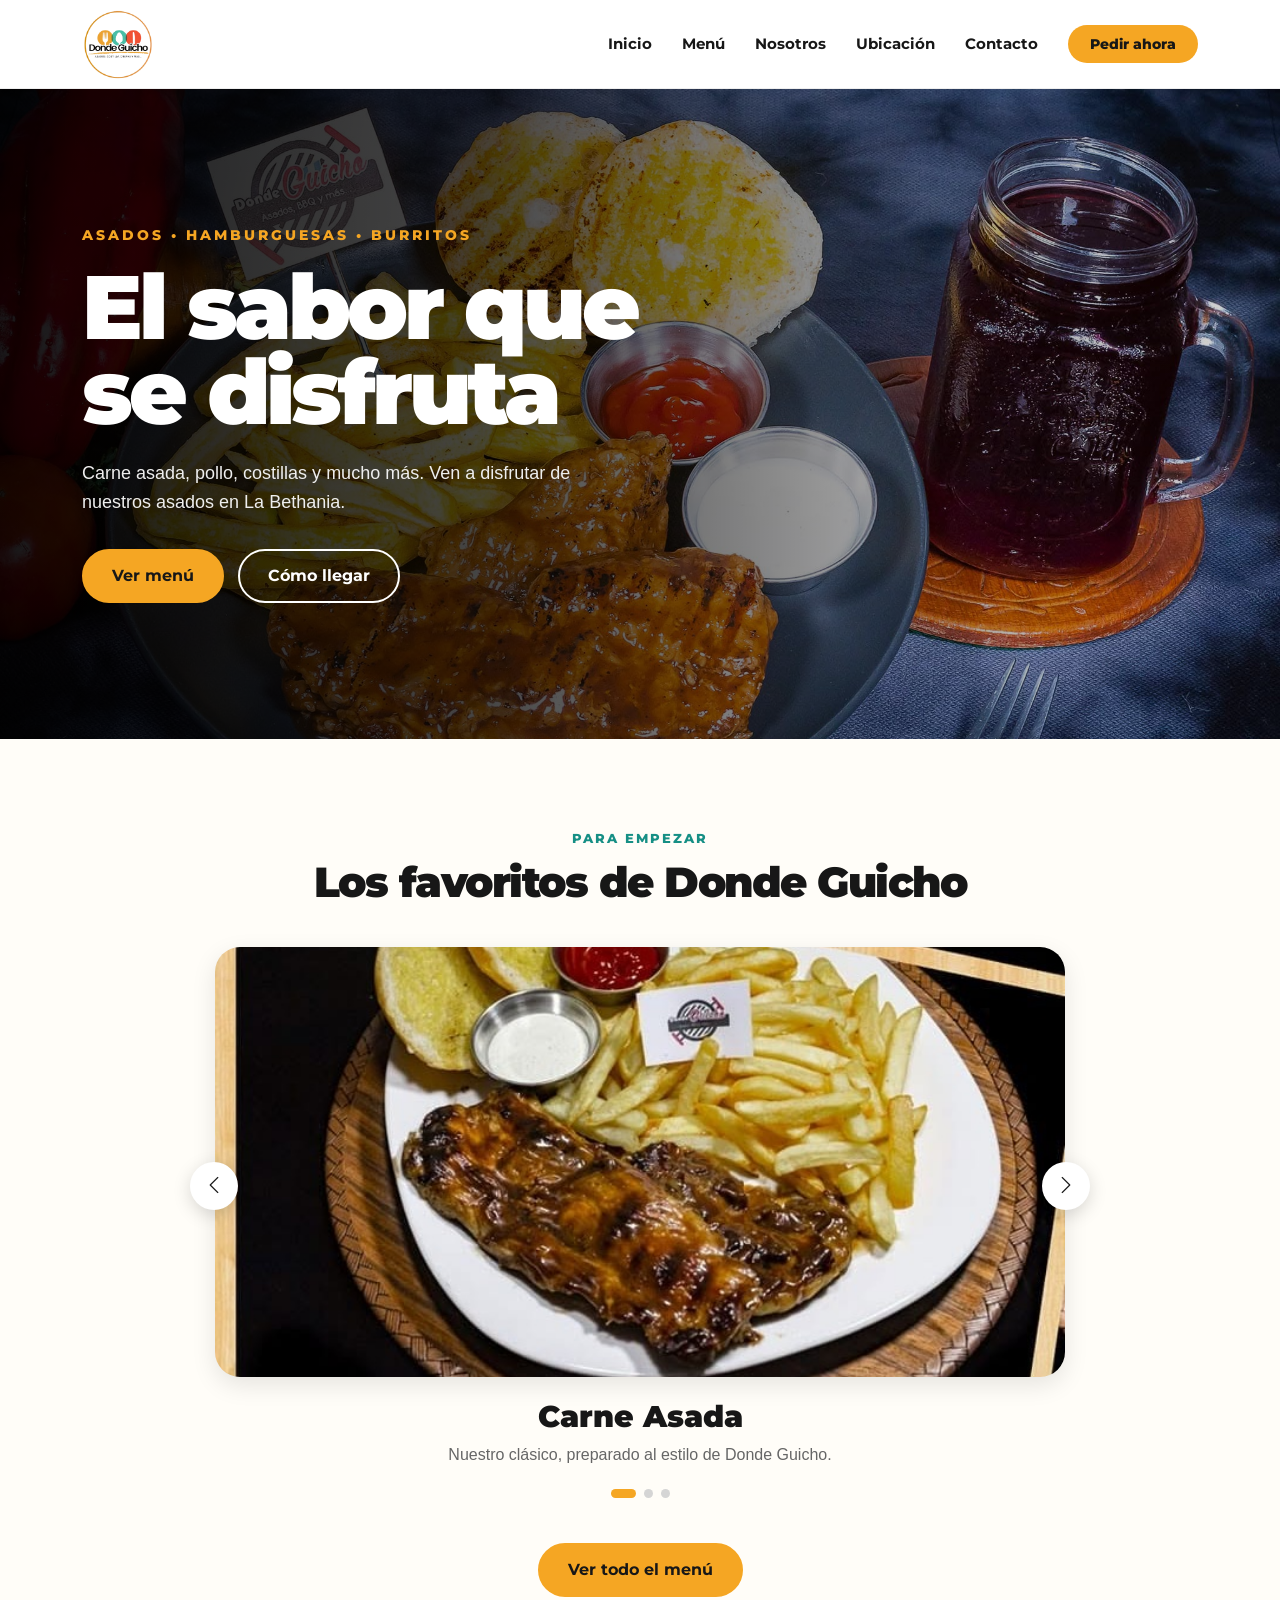
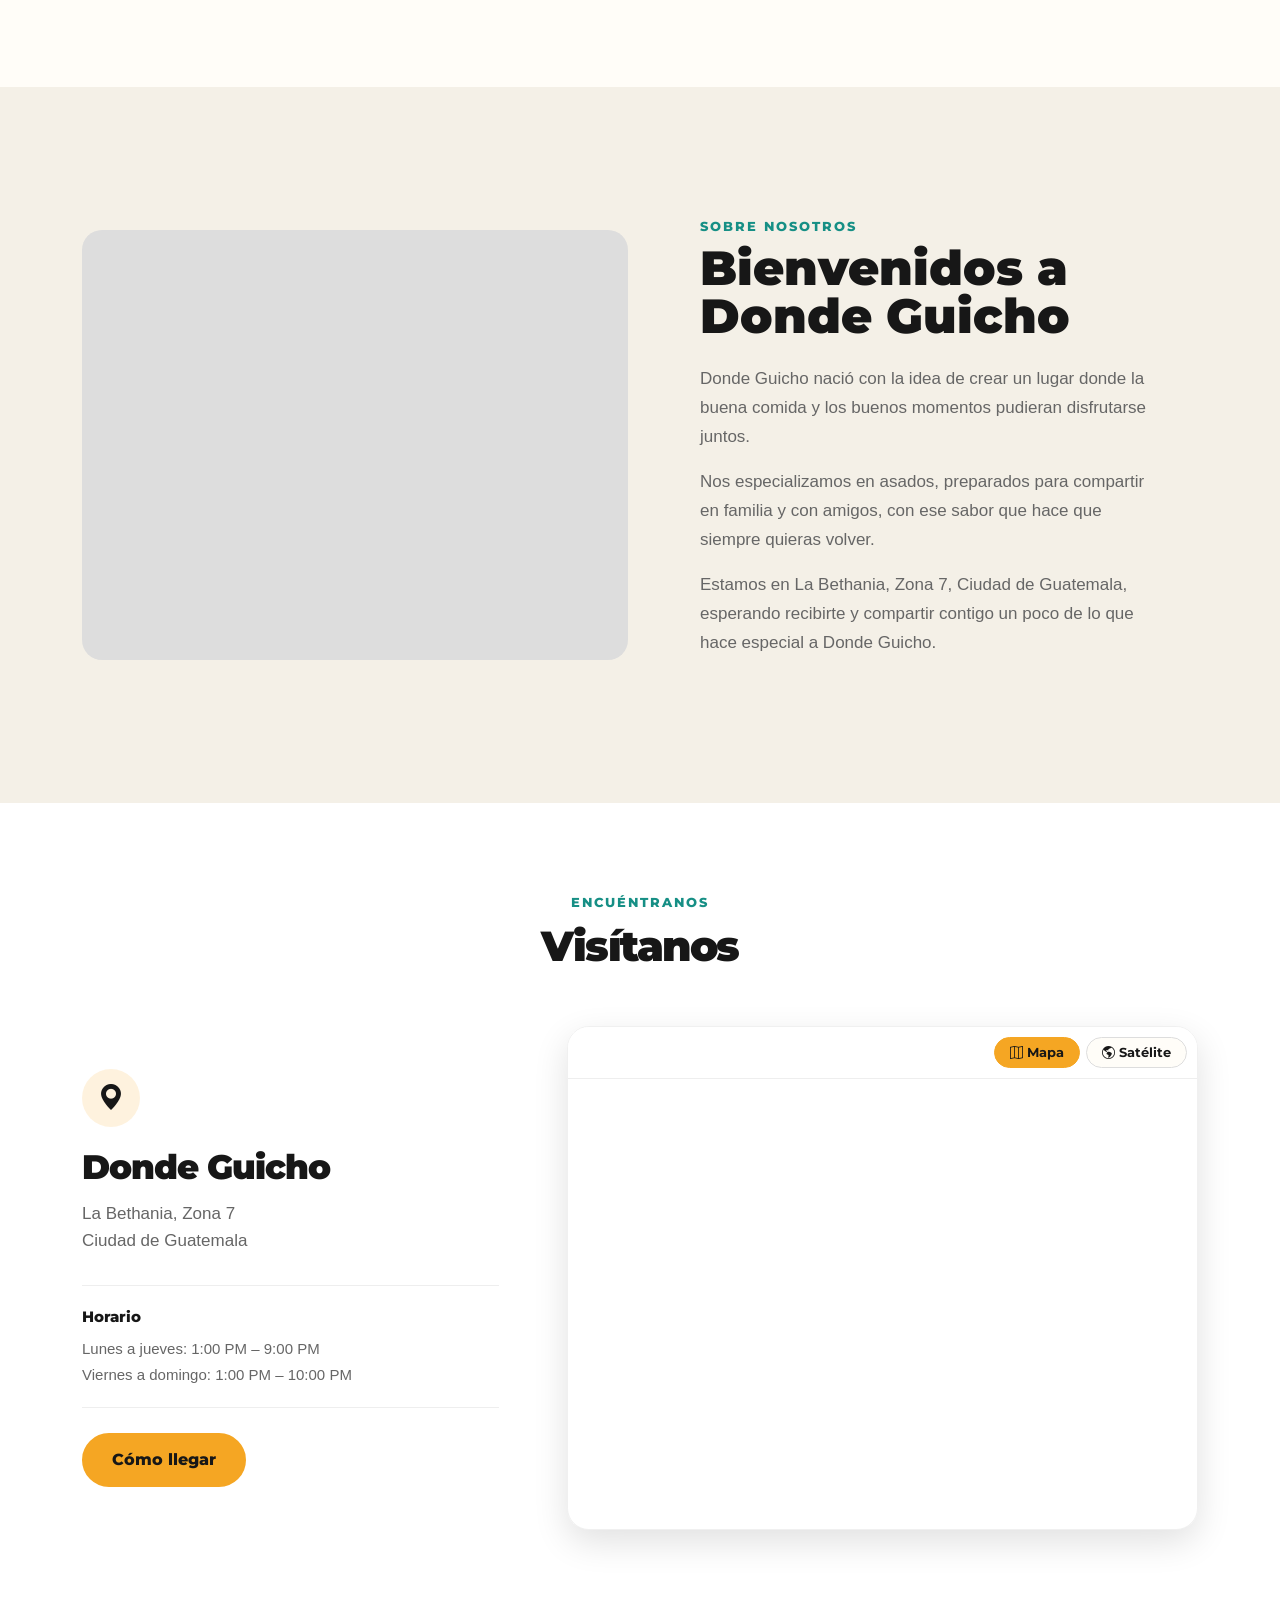
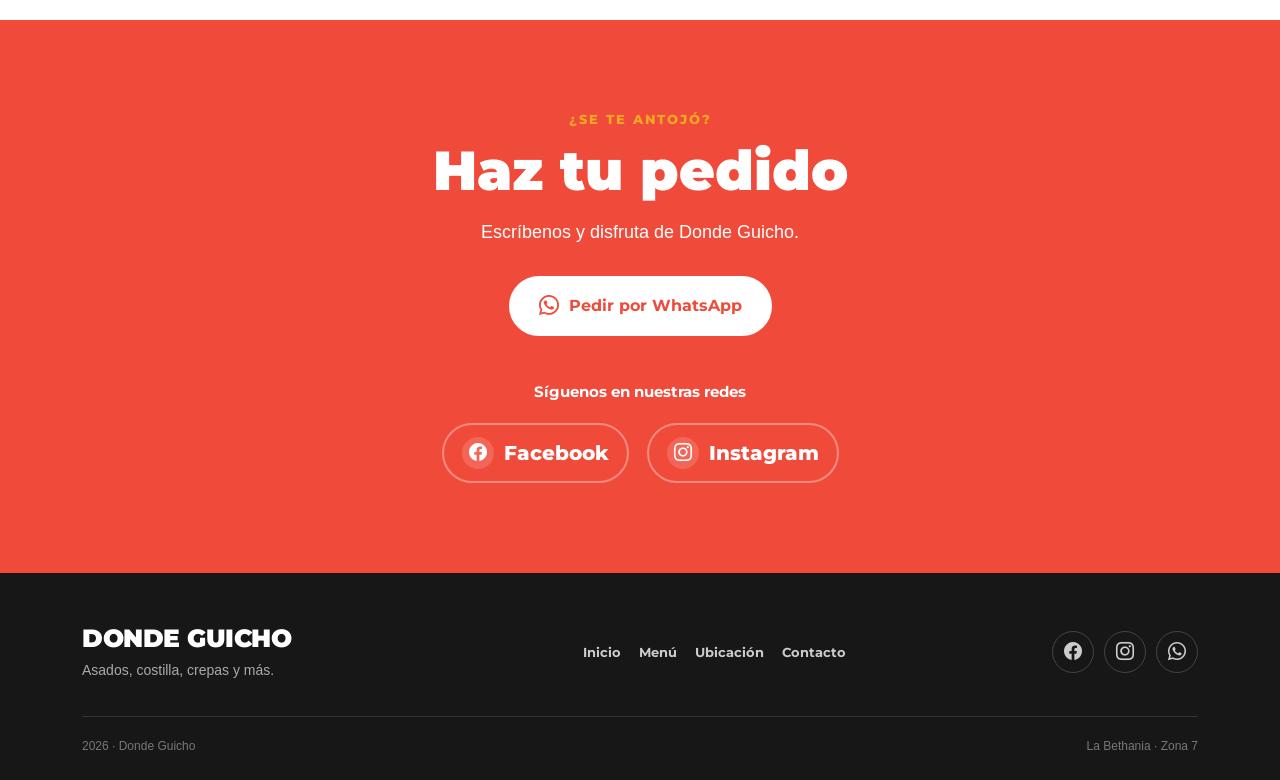
<file: index.html>
<!DOCTYPE html>
<html lang="es">

<head>
    <meta charset="UTF-8">
    <meta name="viewport" content="width=device-width, initial-scale=1.0">

    <title>Donde Guicho | Asados</title>
    <meta name="description"
        content="Carne asada, pollo asado, costillas, hamburguesas, burritos y más en La Bethania, Zona 7, Ciudad de Guatemala.">
    <meta name="theme-color" content="#F5A623">

    <!-- ÍCONO DE LA PESTAÑA -->
    <link rel="icon" type="image/png" href="images/logo_circuloblanco.png">
    <link rel="apple-touch-icon" href="images/logo.png">

    <!-- VISTA PREVIA AL COMPARTIR (WhatsApp, Facebook) -->
    <meta property="og:type" content="website">
    <meta property="og:locale" content="es_LA">
    <meta property="og:site_name" content="Donde Guicho">
    <meta property="og:title" content="Donde Guicho | Asados en La Bethania">
    <meta property="og:description"
        content="Carne asada, pollo asado, costillas, hamburguesas y más. Ven a disfrutar de nuestros asados en La Bethania, Zona 7.">
    <meta property="og:url" content="https://mayen19.github.io/DondeGuicho/">
    <meta property="og:image" content="https://mayen19.github.io/DondeGuicho/images/logo.png">
    <!-- Al publicar la página se agregan aquí og:url y og:image con la dirección real del sitio -->

    <link href="https://cdn.jsdelivr.net/npm/bootstrap@5.3.8/dist/css/bootstrap.min.css" rel="stylesheet">
    <link href="https://fonts.googleapis.com/css2?family=Montserrat:wght@400;500;600;700;800;900&display=swap"
        rel="stylesheet">
    <link rel="stylesheet" href="https://cdn.jsdelivr.net/npm/bootstrap-icons@1.13.1/font/bootstrap-icons.min.css">
    <link rel="stylesheet" href="css/style.css">
    <link rel="stylesheet" href="css/efectos.css">
</head>

<body>

    <!-- NAVBAR -->
    <nav class="navbar navbar-expand-lg">
        <div class="container">

            <a href="index.html" class="navbar-brand">
                <img src="images/logo.png" alt="Donde Guicho">
            </a>

            <!-- ACCIONES MÓVILES -->
            <div class="navbar-mobile-actions">
                
                <a href="https://wa.me/50243022282?text=Hola%20Donde%20Guicho%2C%20quiero%20hacer%20un%20pedido."
                    target="_blank" rel="noopener" class="btn-pedir">
                    Pedir ahora
                </a>

                <button class="navbar-toggler" type="button" data-bs-toggle="collapse" data-bs-target="#menuPrincipal"
                    aria-controls="menuPrincipal" aria-expanded="false" aria-label="Abrir menú">

                    <span class="navbar-toggler-icon"></span>

                </button>

            </div>


            <!-- MENÚ -->
            <div class="collapse navbar-collapse" id="menuPrincipal">

                <div class="navbar-links ms-auto">

                    <a href="index.html">Inicio</a>

                    <a href="menu.html">Menú</a>

                    <a href="#nosotros">Nosotros</a>

                    <a href="#ubicacion">Ubicación</a>

                    <a href="#contacto">Contacto</a>

                    <a href="https://wa.me/50243022282?text=Hola%20Donde%20Guicho%2C%20quiero%20hacer%20un%20pedido."
                        target="_blank" rel="noopener" class="btn-pedir pedir-desktop">
                        Pedir ahora
                    </a>

                </div>

            </div>

        </div>
    </nav>


    <!-- HERO -->
    <section id="inicio" class="hero">

        <div class="container">

            <div class="hero-content">

                <p class="hero-subtitle">
                    ASADOS • HAMBURGUESAS • BURRITOS
                </p>

                <h1>
                    El sabor que<br>
                    se disfruta
                </h1>

                <p class="hero-description">
                    Carne asada, pollo, costillas y mucho más.
                    Ven a disfrutar de nuestros asados en La Bethania.
                </p>

                <div class="hero-buttons">

                    <a href="menu.html" class="btn btn-primary">
                        Ver menú
                    </a>

                    <a href="#ubicacion" class="btn btn-outline-light">
                        Cómo llegar
                    </a>

                </div>

            </div>

        </div>

    </section>


    <!-- DESTACADOS -->
    <section class="destacados">

        <div class="container">

            <div class="section-title">

                <p>PARA EMPEZAR</p>

                <h2>
                    Los favoritos de Donde Guicho
                </h2>

            </div>


            <!-- CARRUSEL -->
            <div class="destacados-carrusel">

                <div class="carrusel-fotos">

                    <div class="carrusel-foto activa">
                        <div class="producto-imagen carne"></div>

                        <div class="carrusel-info">

                            <h3>
                                Carne Asada
                            </h3>

                            <p>
                                Nuestro clásico, preparado al estilo de Donde Guicho.
                            </p>

                        </div>
                    </div>


                    <div class="carrusel-foto">
                        <div class="producto-imagen hamburguesa"></div>

                        <div class="carrusel-info">

                            <h3>
                                Hamburguesas
                            </h3>

                            <p>
                                Una hamburguesa hecha para disfrutarla hasta el último bocado.
                            </p>

                        </div>
                    </div>


                    <div class="carrusel-foto">
                        <div class="producto-imagen pollo"></div>

                        <div class="carrusel-info">

                            <h3>
                                Pollo Asado
                            </h3>

                            <p>
                                Sabor, buena porción y ese toque especial de la casa.
                            </p>

                        </div>
                    </div>

                </div>


                <!-- FLECHAS -->
                <button type="button" class="carrusel-flecha carrusel-anterior">
                    <i class="bi bi-chevron-left"></i>
                </button>

                <button type="button" class="carrusel-flecha carrusel-siguiente">
                    <i class="bi bi-chevron-right"></i>
                </button>


                <!-- INDICADORES -->
                <div class="carrusel-indicadores">

                    <button type="button" class="indicador activo"></button>
                    <button type="button" class="indicador"></button>
                    <button type="button" class="indicador"></button>

                </div>

            </div>


            <div class="text-center">

                <a href="menu.html" class="btn btn-primary">
                    Ver todo el menú
                </a>

            </div>

        </div>

    </section>

    <!-- NOSOTROS -->
    <section id="nosotros" class="nosotros">

        <div class="container">

            <div class="row align-items-center">

                <div class="col-md-6">

                    <div class="nosotros-imagen"></div>

                </div>


                <div class="col-md-6">

                    <p class="section-label">
                        SOBRE NOSOTROS
                    </p>

                    <h2>
                        Bienvenidos a<br>
                        Donde Guicho
                    </h2>

                    <p>
                        Donde Guicho nació con la idea de crear un lugar
                        donde la buena comida y los buenos momentos
                        pudieran disfrutarse juntos.
                    </p>

                    <p>
                        Nos especializamos en asados, preparados para
                        compartir en familia y con amigos, con ese sabor
                        que hace que siempre quieras volver.
                    </p>

                    <p>
                        Estamos en La Bethania, Zona 7, Ciudad de Guatemala,
                        esperando recibirte y compartir contigo un poco
                        de lo que hace especial a Donde Guicho.
                    </p>

                </div>
            </div>

        </div>

    </section>


    <!-- =========================
                UBICACIÓN
    ========================= -->

    <section class="ubicacion" id="ubicacion">
        <div class="container">

            <div class="section-title">
                <p>ENCUÉNTRANOS</p>
                <h2>Visítanos</h2>
            </div>

            <div class="row align-items-center g-5">

                <!-- INFORMACIÓN -->
                <div class="col-lg-5">

                    <div class="ubicacion-info">

                        <span class="ubicacion-icono">
                            <i class="bi bi-geo-alt-fill"></i>
                        </span>

                        <h3>Donde Guicho</h3>

                        <p class="ubicacion-direccion">
                            La Bethania, Zona 7<br>
                            Ciudad de Guatemala
                        </p>

                        <div class="ubicacion-dato">
                            <strong>Horario</strong>
                            <p>
                                Lunes a jueves: 1:00 PM – 9:00 PM<br>
                                Viernes a domingo: 1:00 PM – 10:00 PM
                            </p>
                        </div>

                        <a href="https://share.google/nMXuHJMTGlJ88zJfP" target="_blank" class="btn btn-primary">
                            Cómo llegar
                        </a>

                    </div>

                </div>


                <!-- MAPA -->
                <div class="col-lg-7">

                    <div class="ubicacion-mapa">

                        <div class="mapa-controles">
                            <button type="button" class="mapa-btn activo" data-tipo="mapa">
                                <i class="bi bi-map"></i>
                                Mapa
                            </button>

                            <button type="button" class="mapa-btn" data-tipo="satelite">
                                <i class="bi bi-globe-americas"></i>
                                Satélite
                            </button>
                        </div>

                        <iframe id="mapa-donde-guicho"
                            src="https://www.google.com/maps/embed?pb=!1m18!1m12!1m3!1d3860.1417980106785!2d-90.53671312472795!3d14.647891075916741!2m3!1f0!2f0!3f0!3m2!1i1024!2i768!4f13.1!3m3!1m2!1s0x8589a185eeaab4df%3A0x3f180b2bde2a440c!2sDonde%20Guicho!5e0!3m2!1ses-419!2sgt!4v1790267019044!5m2!1ses-419!2sgt"
                            width="100%" height="450" style="border:0;" allowfullscreen="" loading="lazy"
                            referrerpolicy="strict-origin-when-cross-origin">
                        </iframe>

                    </div>

                </div>

            </div>
    </section>

    <!-- CONTACTO -->
    <section id="contacto" class="contacto">

        <div class="container text-center">

            <p class="section-label">
                ¿SE TE ANTOJÓ?
            </p>

            <h2>
                Haz tu pedido
            </h2>

            <p>
                Escríbenos y disfruta de Donde Guicho.
            </p>


            <!-- WHATSAPP -->

            <a href="https://wa.me/50243022282?text=Hola%20Donde%20Guicho%2C%20quiero%20hacer%20un%20pedido."
                target="_blank" rel="noopener" class="btn btn-primary contacto-whatsapp">

                <i class="bi bi-whatsapp"></i>

                Pedir por WhatsApp

            </a>


            <!-- REDES SOCIALES -->

            <div class="redes">

                <p class="redes-titulo">
                    Síguenos en nuestras redes
                </p>


                <div class="redes-iconos">

                    <!-- FACEBOOK -->

                    <a href="https://www.facebook.com/DondeGuichoz7" target="_blank" rel="noopener" class="red-social">

                        <span class="red-social-icono">
                            <i class="bi bi-facebook"></i>
                        </span>

                        <span>
                            Facebook
                        </span>

                    </a>


                    <!-- INSTAGRAM -->

                    <a href="https://www.instagram.com/dondeguicho/" target="_blank" rel="noopener" class="red-social">

                        <span class="red-social-icono">
                            <i class="bi bi-instagram"></i>
                        </span>

                        <span>
                            Instagram
                        </span>

                    </a>

                </div>

            </div>

        </div>

    </section>

    <!-- FOOTER -->
    <footer>

        <div class="container">

            <div class="footer-contenido">

                <!-- INFORMACIÓN -->

                <div class="footer-marca">

                    <h3>
                        DONDE GUICHO
                    </h3>

                    <p>
                        Asados, costilla, crepas y más.
                    </p>

                </div>


                <!-- ENLACES -->

                <div class="footer-enlaces">

                    <a href="index.html">
                        Inicio
                    </a>

                    <a href="menu.html">
                        Menú
                    </a>

                    <a href="#ubicacion">
                        Ubicación
                    </a>

                    <a href="#contacto">
                        Contacto
                    </a>

                </div>


                <!-- REDES -->

                <div class="footer-redes">

                    <a href="https://www.facebook.com/DondeGuichoz7" target="_blank" rel="noopener"
                        aria-label="Facebook">

                        <i class="bi bi-facebook"></i>

                    </a>

                    <a href="https://www.instagram.com/dondeguicho/" target="_blank" rel="noopener"
                        aria-label="Instagram">

                        <i class="bi bi-instagram"></i>

                    </a>

                    <a href="https://wa.me/50243022282" target="_blank" rel="noopener" aria-label="WhatsApp">

                        <i class="bi bi-whatsapp"></i>

                    </a>

                </div>

            </div>


            <div class="footer-linea"></div>


            <div class="footer-inferior">

                <p>
                    2026 · Donde Guicho
                </p>

                <p>
                    La Bethania · Zona 7
                </p>

            </div>

        </div>

    </footer>
    </footer>


    <!-- BOOTSTRAP -->
    <script src="https://cdn.jsdelivr.net/npm/bootstrap@5.3.8/dist/js/bootstrap.bundle.min.js"></script>

    <script src="js/script.js"></script>
    <script src="js/efectos.js"></script>

</body>

</html>
</file>
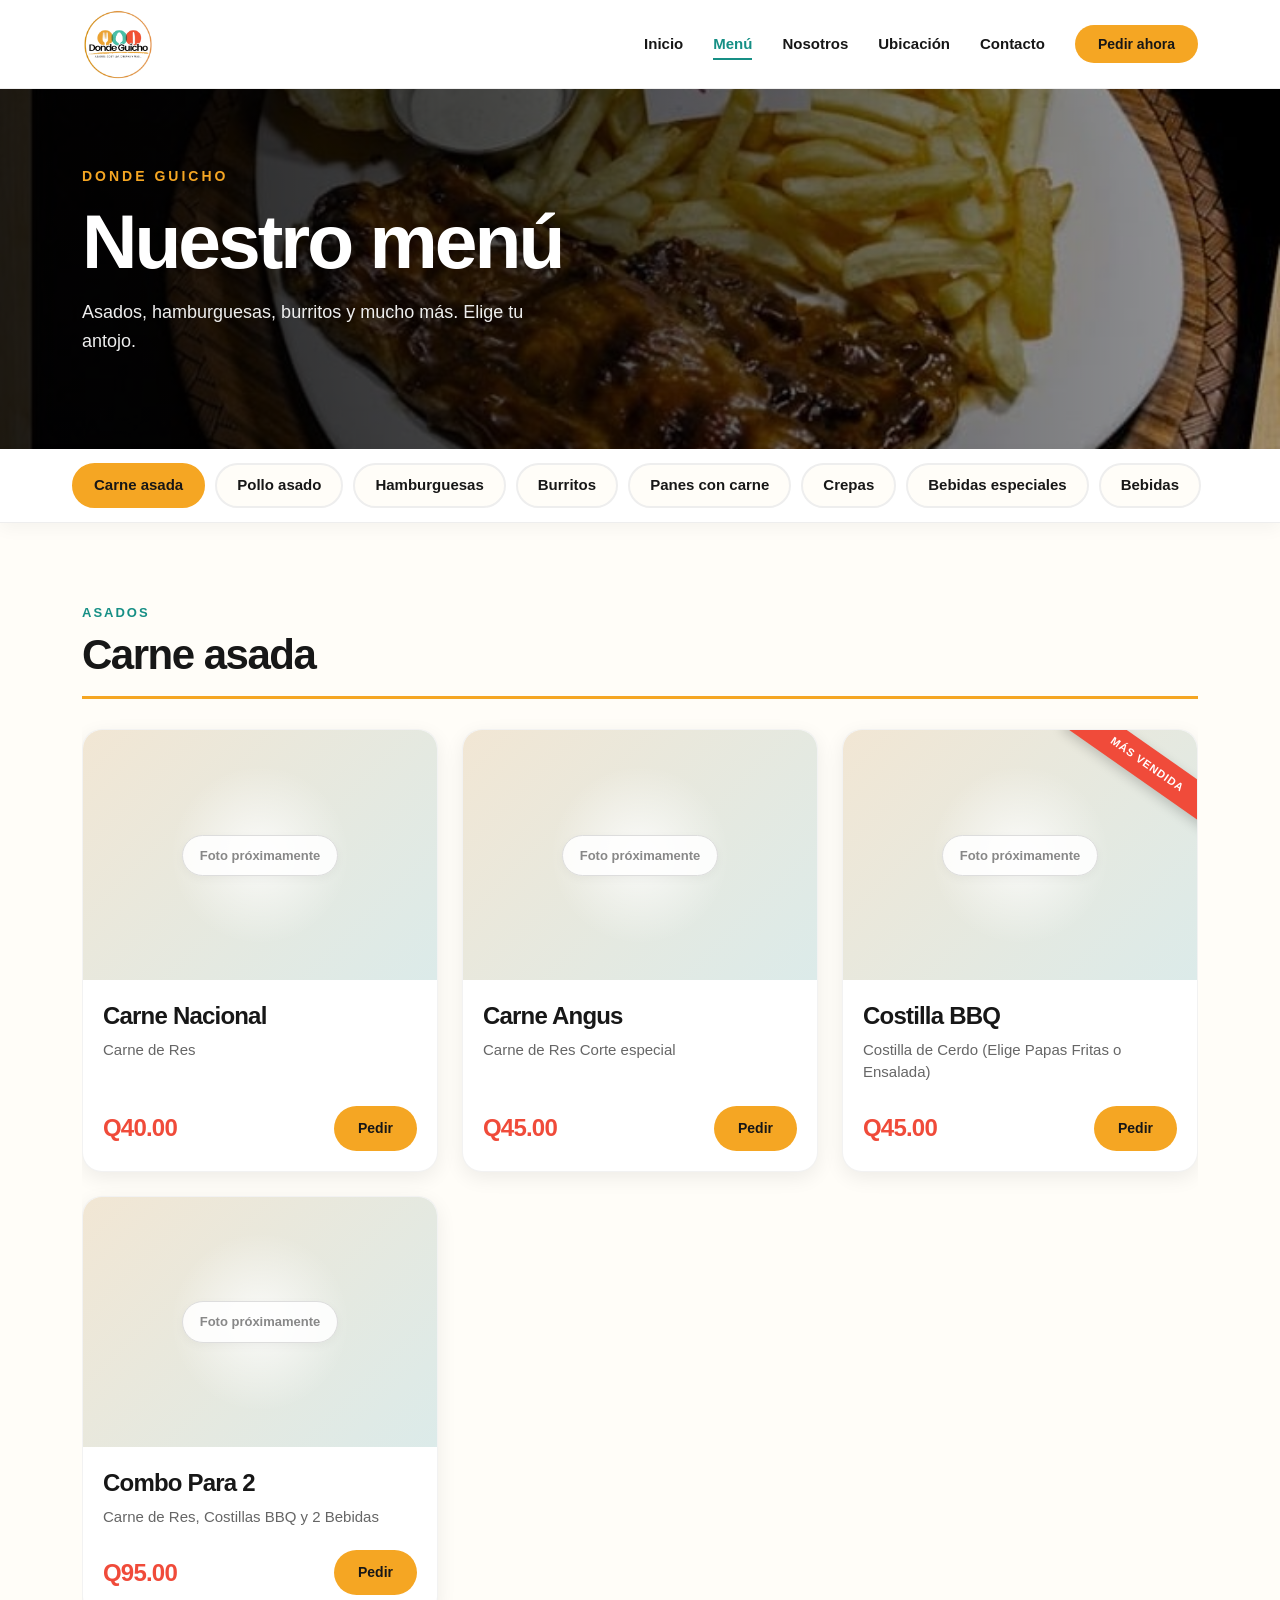
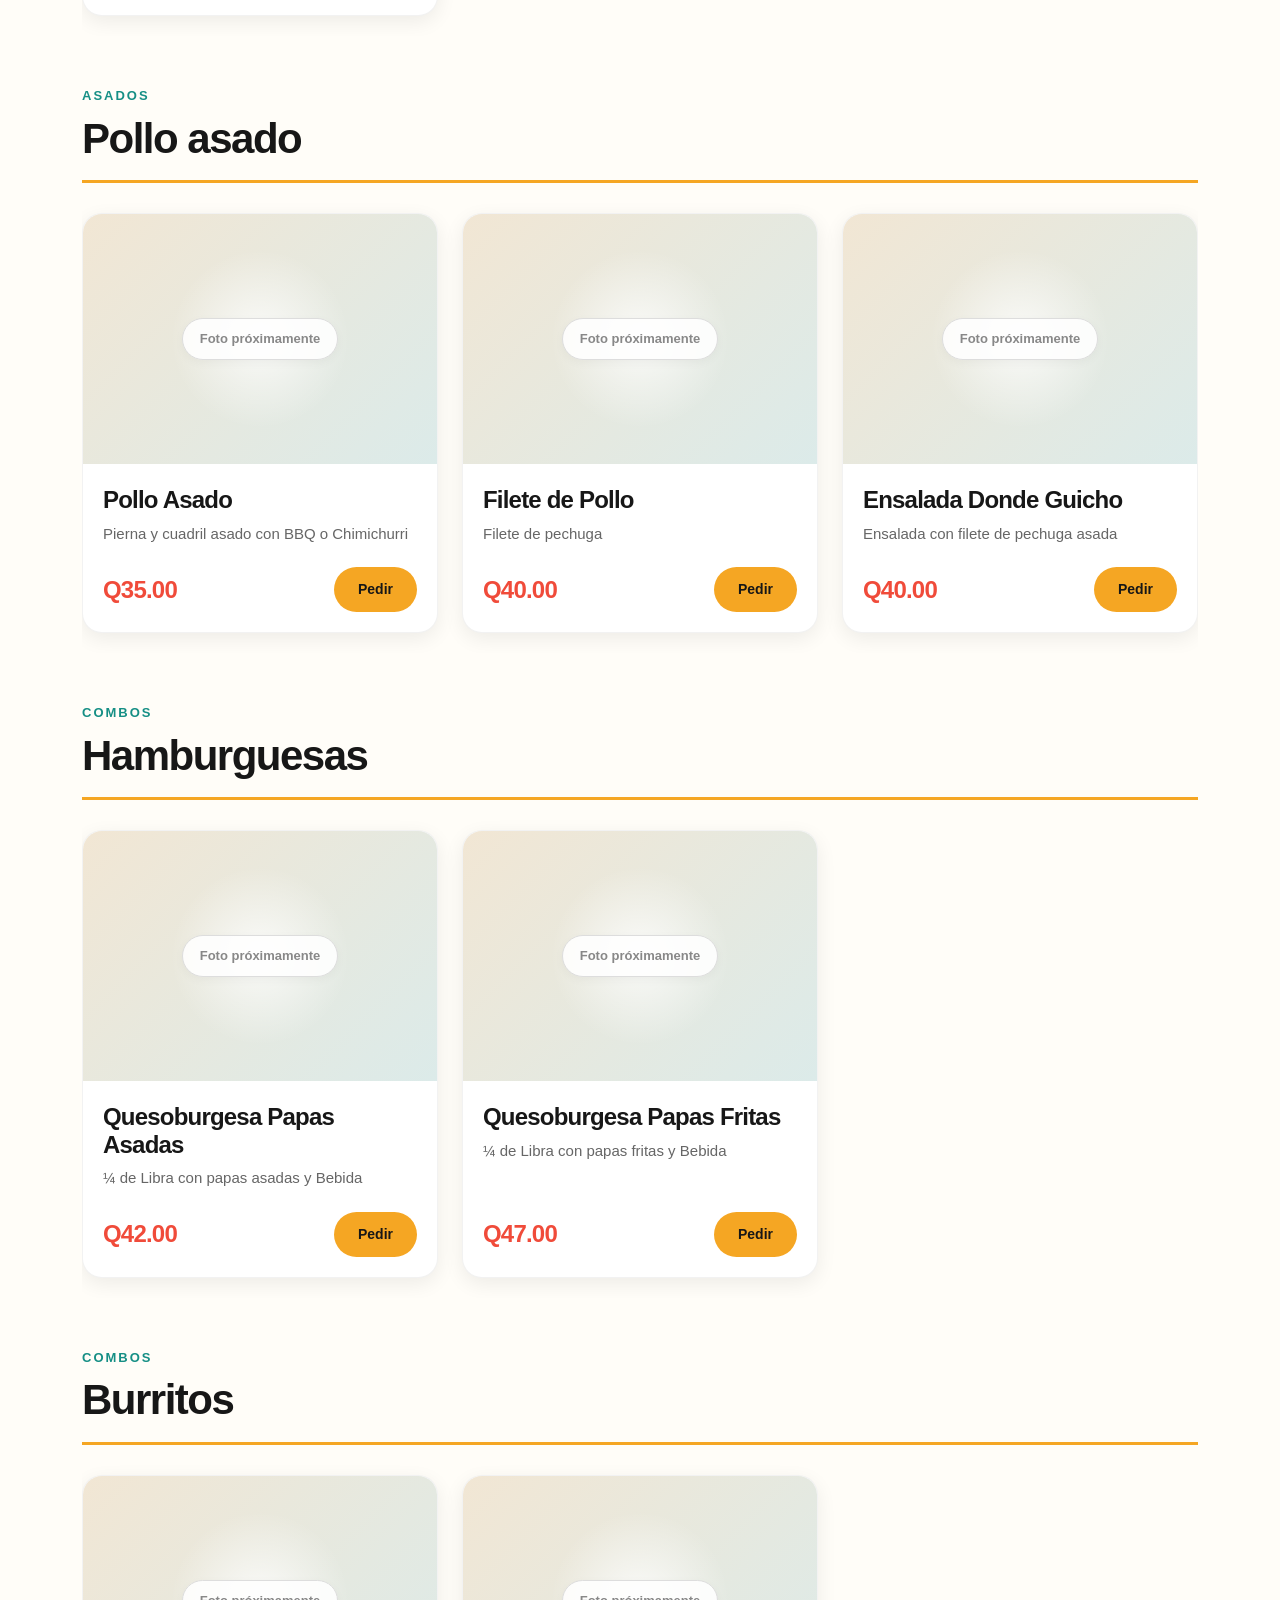
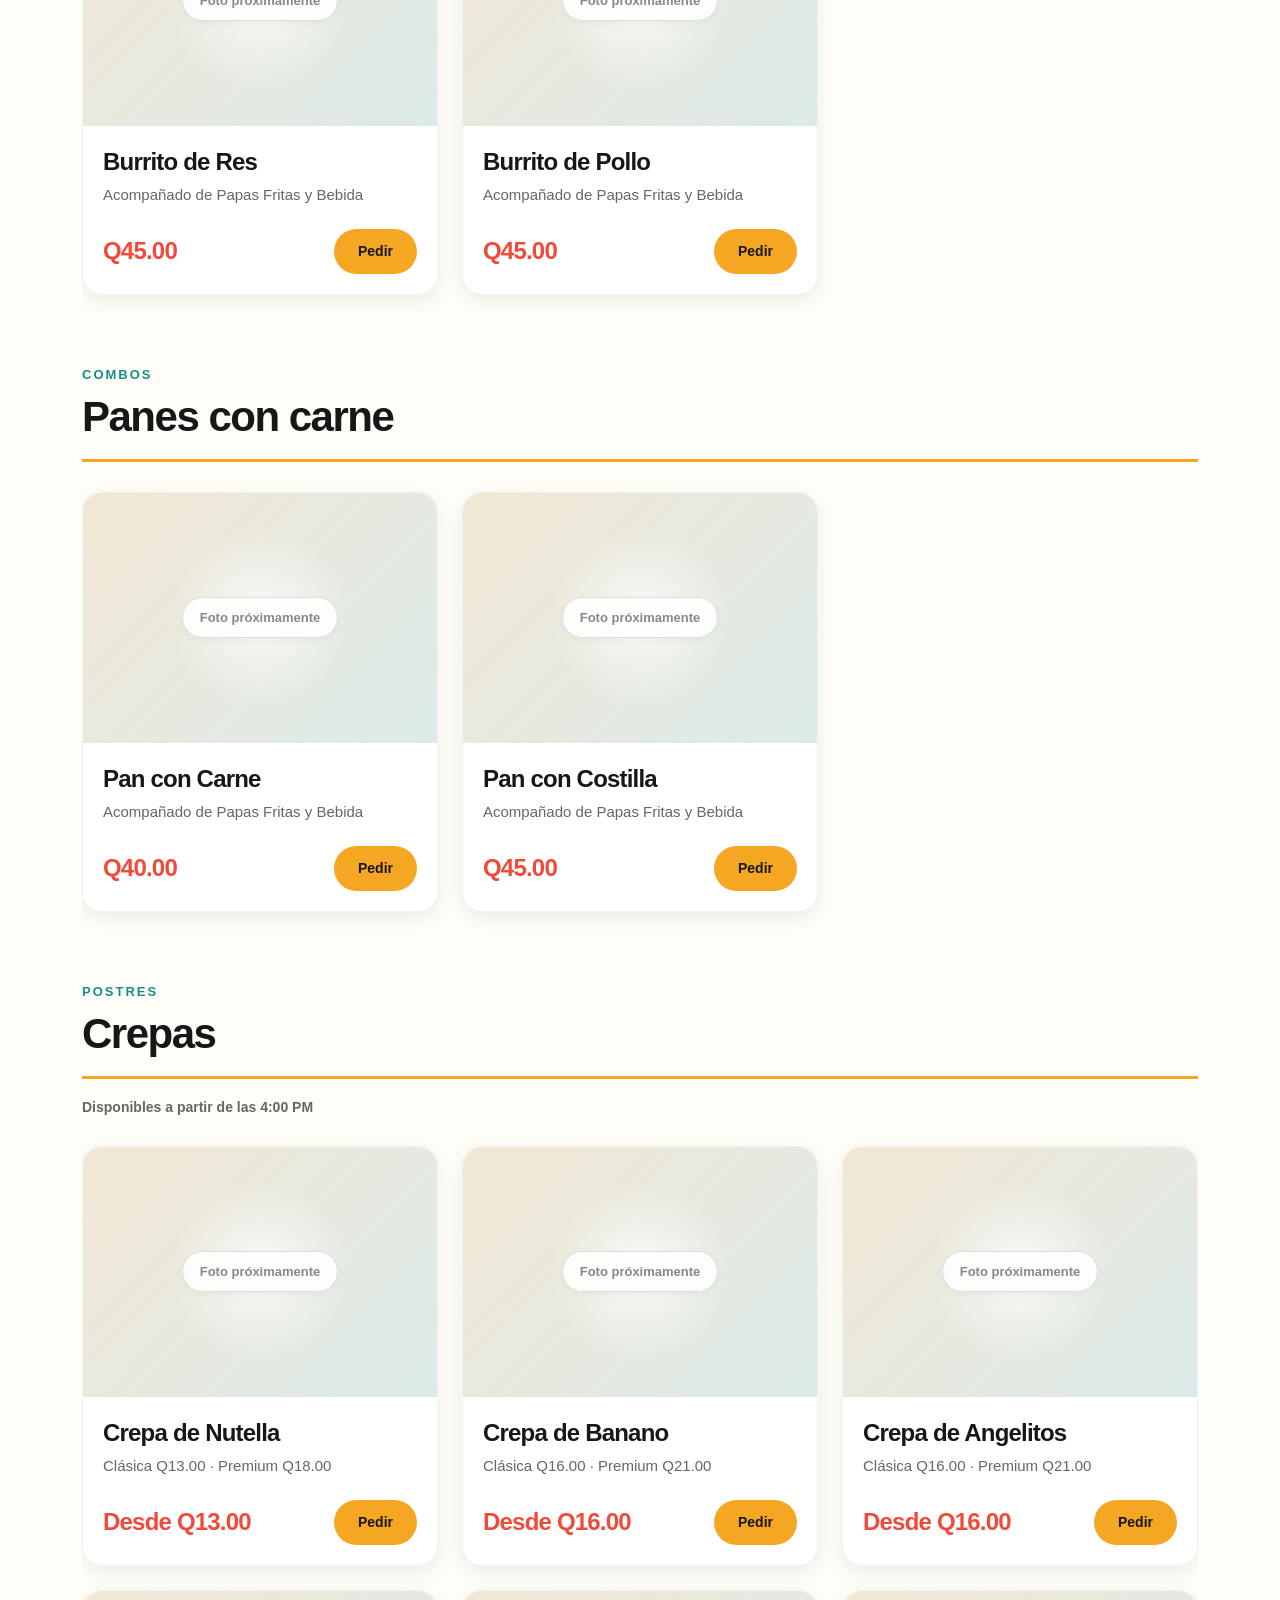
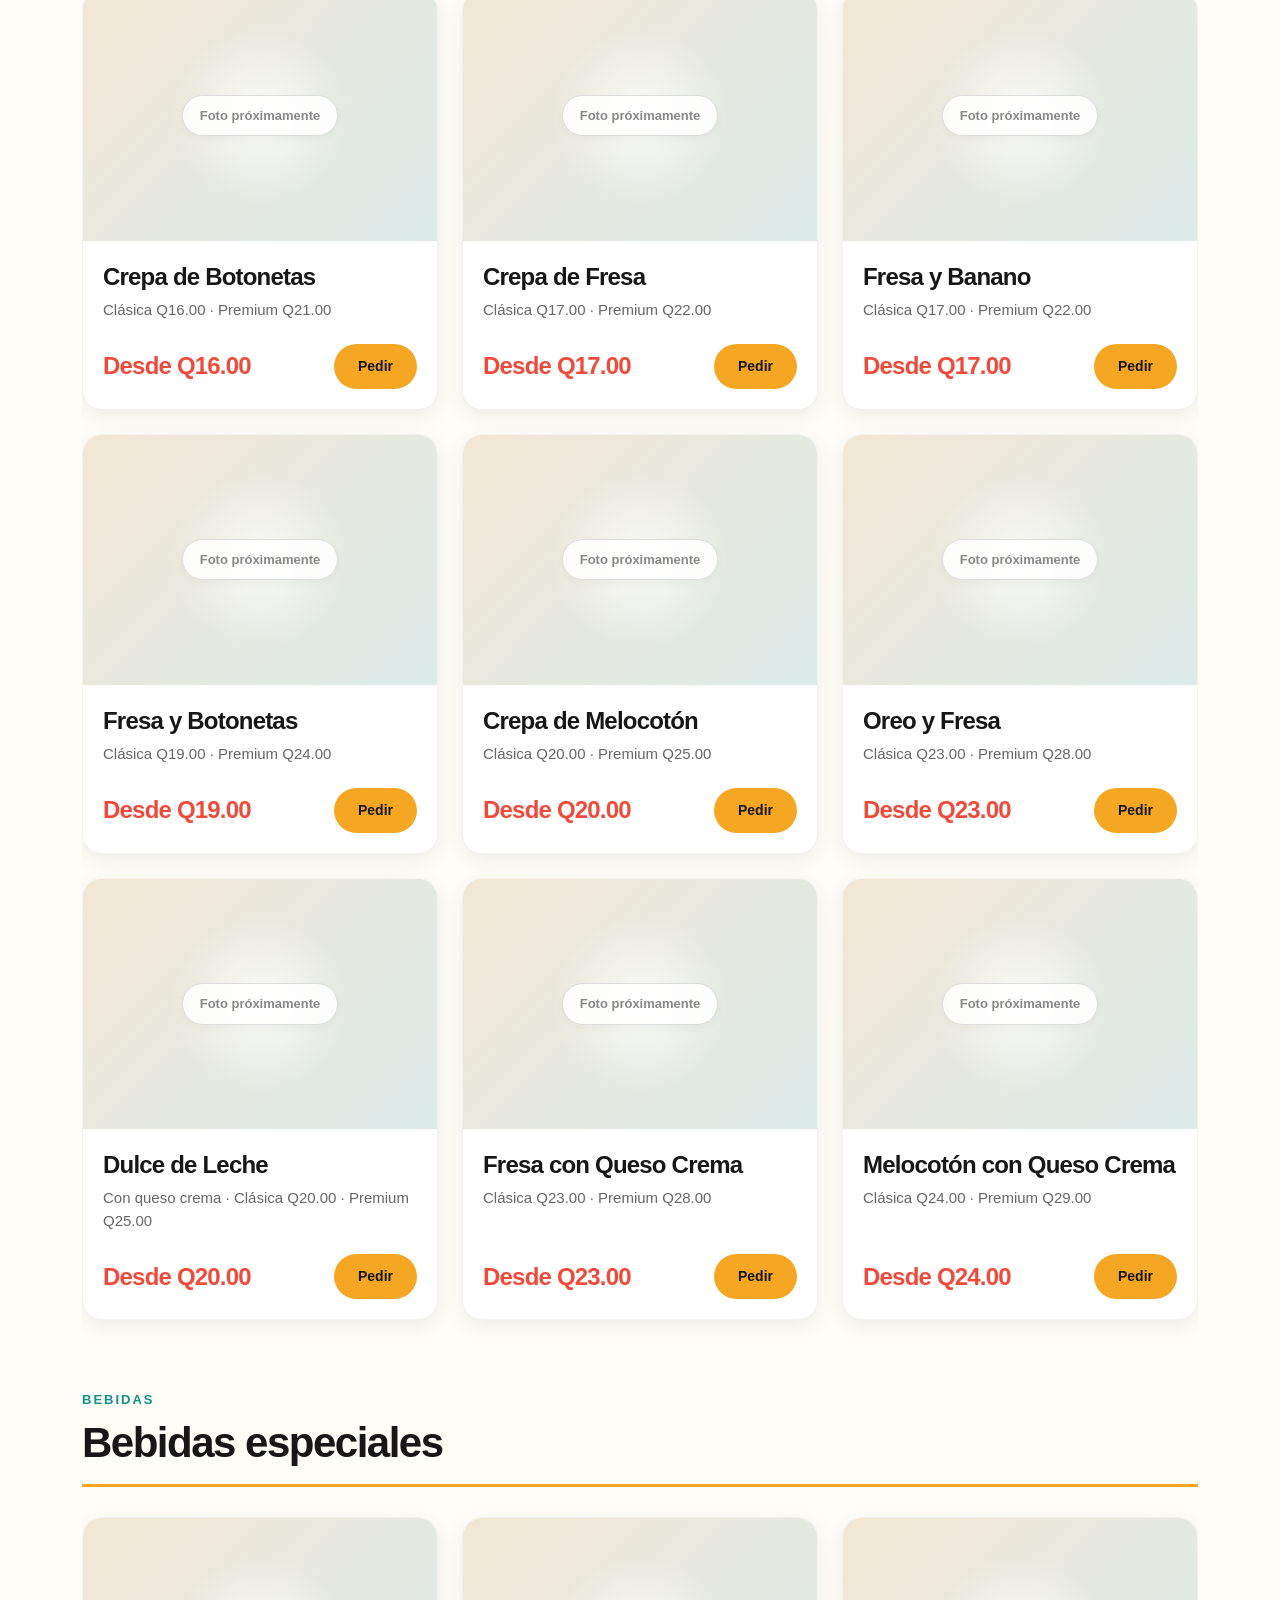
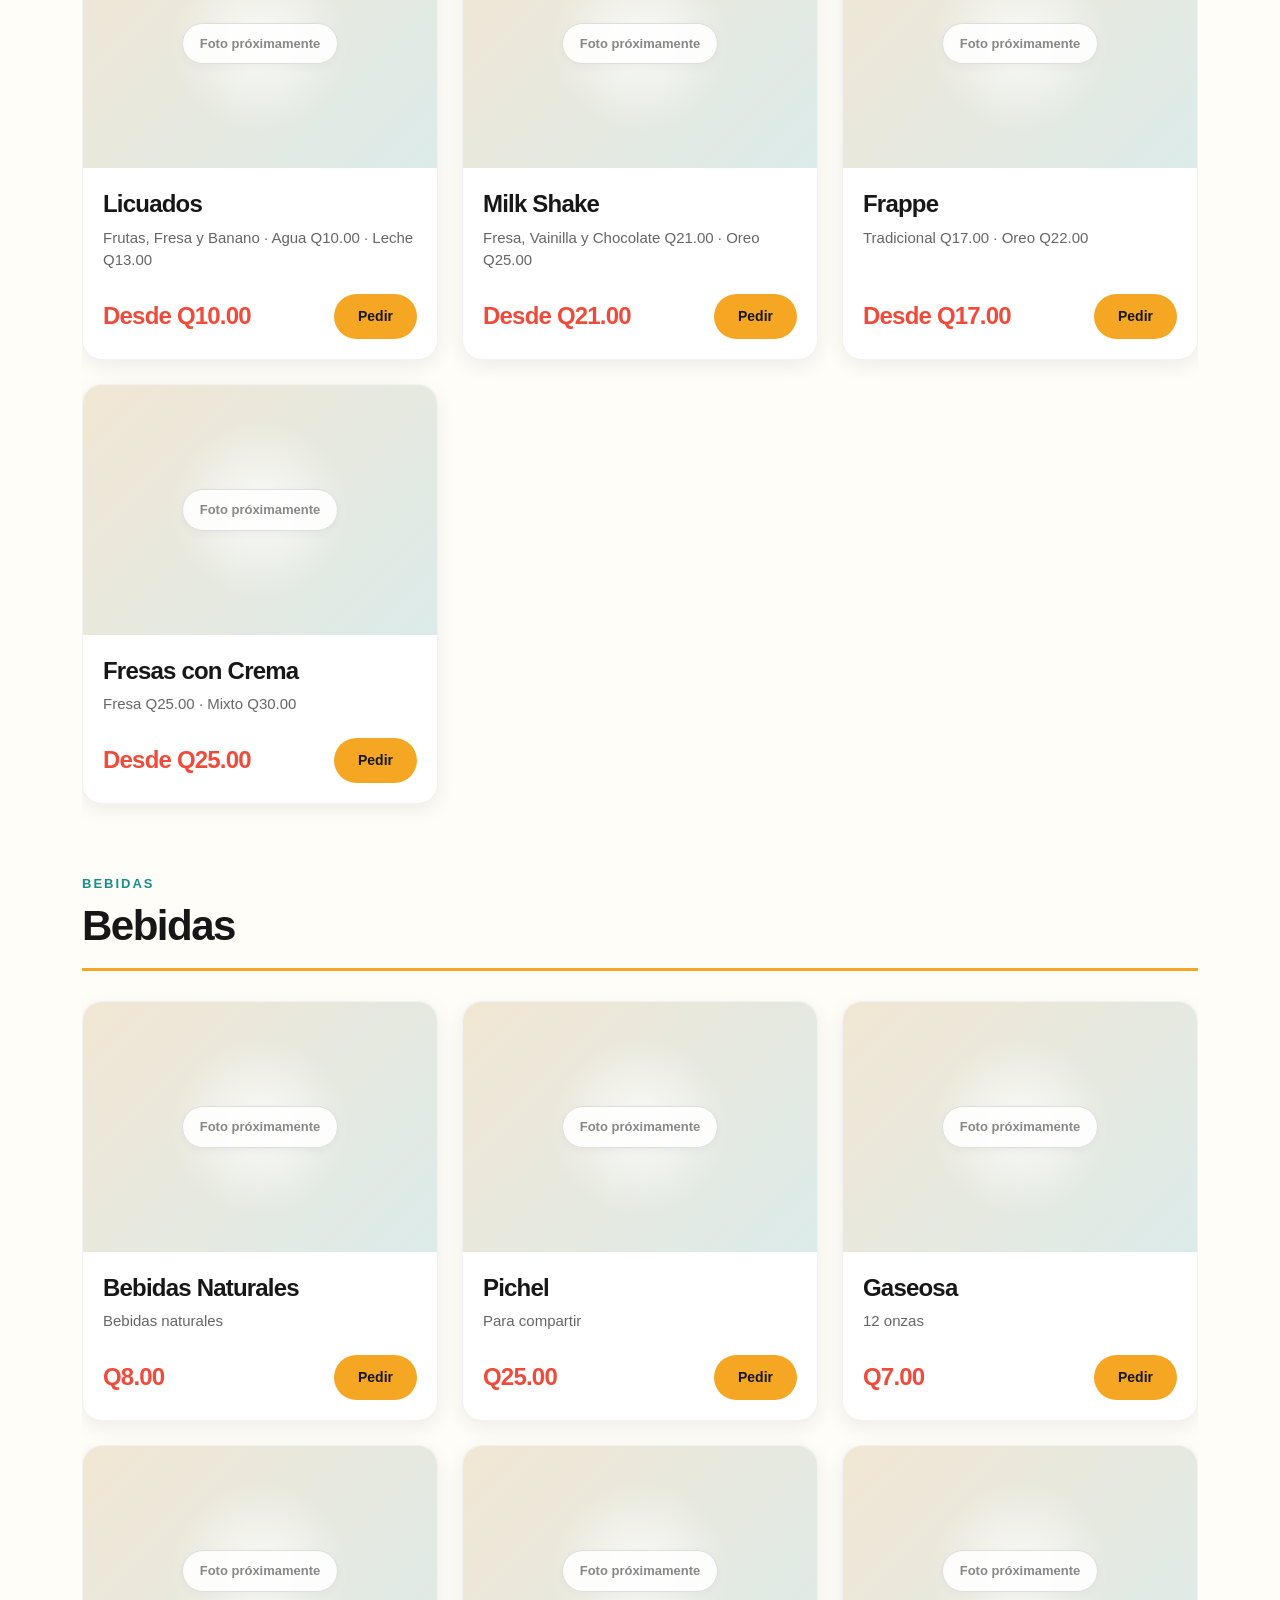
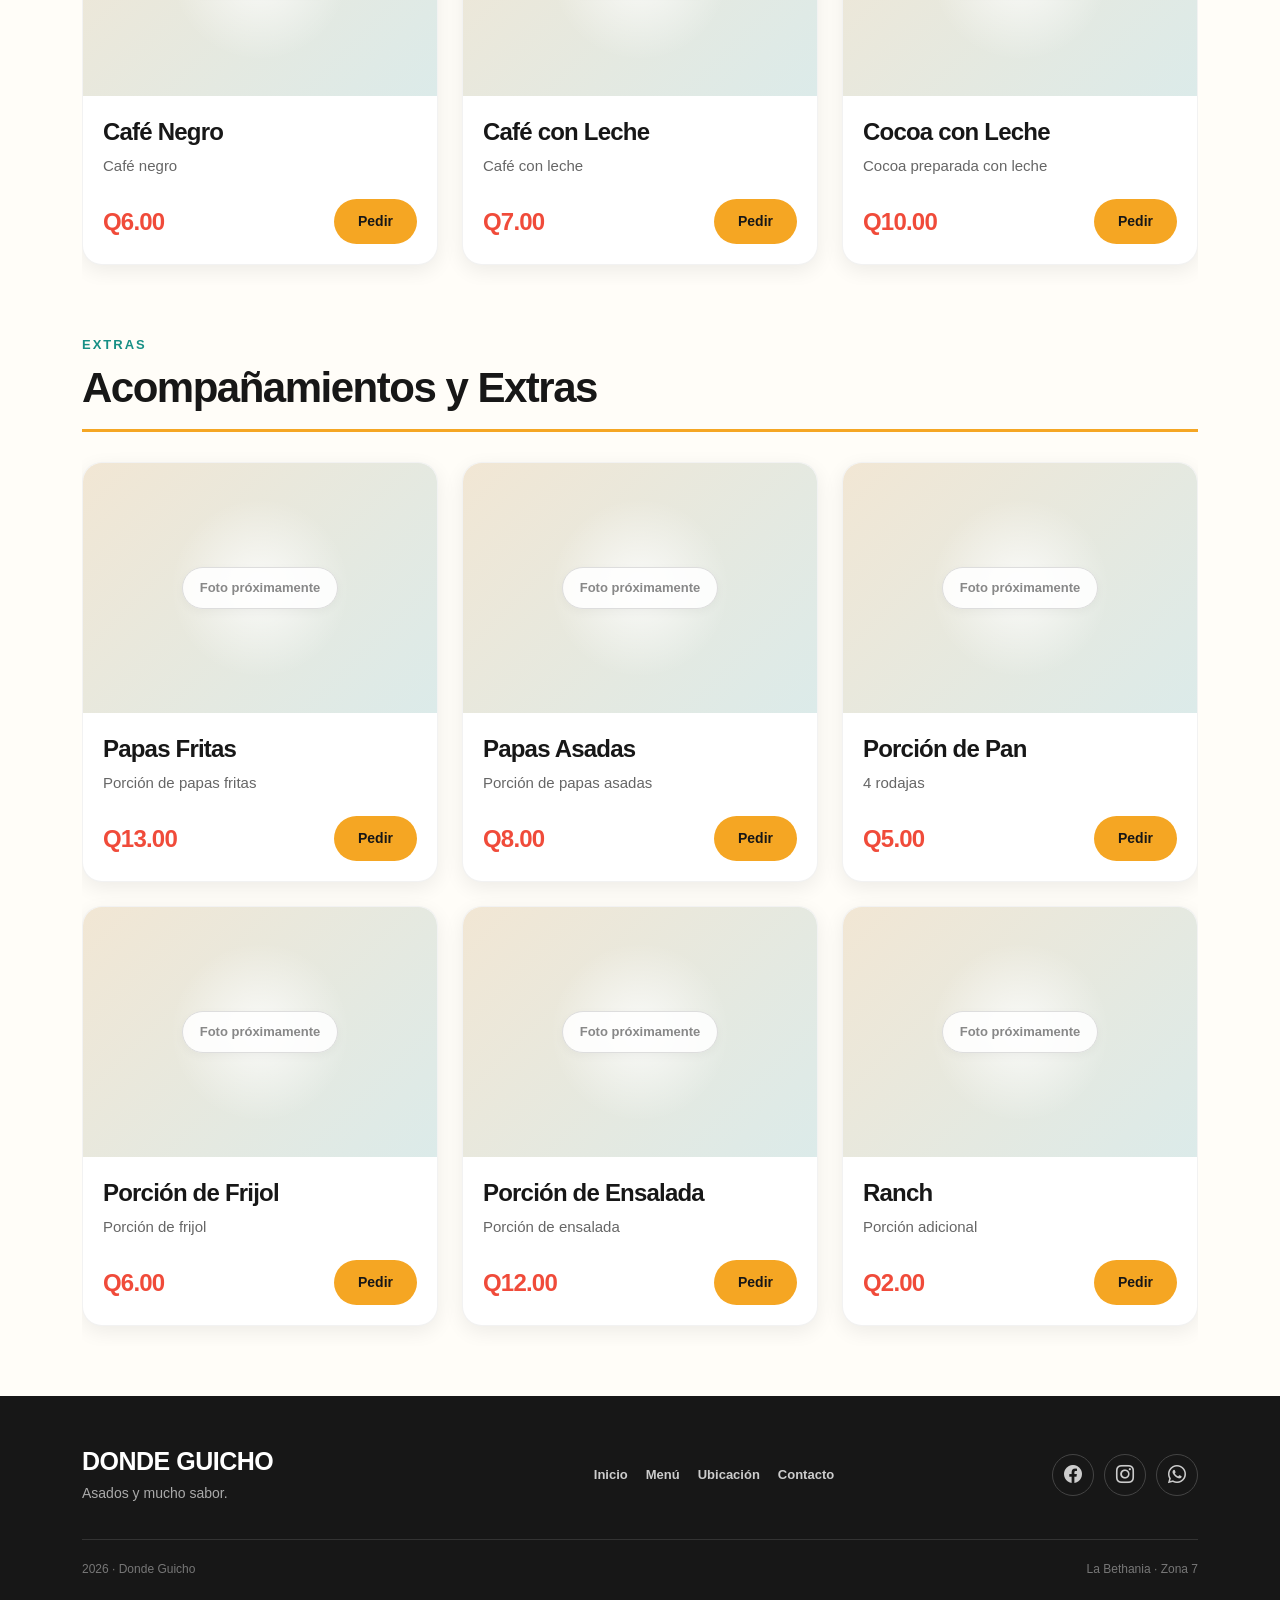
<file: menu.html>
<!DOCTYPE html>
<html lang="es">

<head>
    <meta charset="UTF-8">
    <meta name="viewport" content="width=device-width, initial-scale=1.0">

    <title>Menú | Donde Guicho</title>
    <meta name="description"
        content="Menú de Donde Guicho: carne asada, pollo asado, costillas, hamburguesas, burritos, panes con carne y crepas.">
    <meta name="theme-color" content="#F5A623">

    <!-- ÍCONO DE LA PESTAÑA -->
    <link rel="icon" type="image/png" href="images/logo_circuloblanco.png">
    <link rel="apple-touch-icon" href="images/logo_circuloblanco.png">

    <!-- VISTA PREVIA AL COMPARTIR (WhatsApp, Facebook) -->
    <meta property="og:type" content="website">
    <meta property="og:locale" content="es_LA">
    <meta property="og:site_name" content="Donde Guicho">
    <meta property="og:title" content="Menú | Donde Guicho">
    <meta property="og:description" content="Mira el menú de Donde Guicho: asados, hamburguesas, burritos y más.">

    <link href="https://cdn.jsdelivr.net/npm/bootstrap@5.3.8/dist/css/bootstrap.min.css" rel="stylesheet">
    <link rel="stylesheet" href="https://cdn.jsdelivr.net/npm/bootstrap-icons@1.13.1/font/bootstrap-icons.min.css">
    <link rel="stylesheet" href="css/style.css">
    <link rel="stylesheet" href="css/menu.css">
    <link rel="stylesheet" href="css/efectos.css">
</head>

<body>

    <!-- NAVBAR -->
    <nav class="navbar navbar-expand-lg">
        <div class="container">

            <a href="index.html" class="navbar-brand">
                <img src="images/logo.png" alt="Donde Guicho">
            </a>

            <button class="navbar-toggler" type="button" data-bs-toggle="collapse" data-bs-target="#menuPrincipal"
                aria-controls="menuPrincipal" aria-expanded="false" aria-label="Abrir menú">
                <span class="navbar-toggler-icon"></span>
            </button>

            <div class="collapse navbar-collapse" id="menuPrincipal">

                <div class="navbar-links ms-auto">

                    <a href="index.html">Inicio</a>
                    <a href="menu.html" class="activo">Menú</a>
                    <a href="index.html#nosotros">Nosotros</a>
                    <a href="index.html#ubicacion">Ubicación</a>
                    <a href="index.html#contacto">Contacto</a>

                    <a href="https://wa.me/50243022282?text=Hola%20Donde%20Guicho%2C%20quiero%20hacer%20un%20pedido."
                        target="_blank" rel="noopener" class="btn-pedir pedir-desktop">
                        Pedir ahora
                    </a>

                </div>

            </div>

        </div>
    </nav>


    <!-- ENCABEZADO -->
    <header class="menu-header">
        <div class="container">

            <p class="hero-subtitle">DONDE GUICHO</p>

            <h1>Nuestro menú</h1>

            <p>
                Asados, hamburguesas, burritos y mucho más.
                Elige tu antojo.
            </p>

        </div>
    </header>


    <!-- BARRA DE CATEGORÍAS -->
    <nav class="menu-categorias" aria-label="Categorías del menú">
        <div class="container">
            <a href="#carne">Carne asada</a>
            <a href="#pollo">Pollo asado</a>
            <a href="#hamburguesas">Hamburguesas</a>
            <a href="#burritos">Burritos</a>
            <a href="#panes">Panes con carne</a>
            <a href="#crepas">Crepas</a>
            <a href="#bebidas-especiales">Bebidas especiales</a>
            <a href="#bebidas">Bebidas</a>
            <a href="#acompanamientos">Acompañamientos y Extras</a>
        </div>
    </nav>


    <!-- CONTENIDO DEL MENÚ -->
    <main class="menu-contenido">
        <div class="container">

            <!--
            ==========================================
            PLANTILLA DE PRODUCTO
            Copia este bloque dentro del <div class="row g-4">
            de la categoría correspondiente y quita el
            <div class="menu-vacio"> de esa categoría.
            ==========================================

            <div class="col-md-6 col-lg-4">
                <article class="menu-item">
                    <div class="menu-item-img" style="background-image: url('images/NOMBRE-FOTO.jpg');"></div>
                    <div class="menu-item-body">
                        <div class="menu-item-top">
                            <h3>Nombre del producto</h3>
                            <span class="menu-precio">Q00</span>
                        </div>
                        <a href="#" class="btn-item">Pedir</a>
                    </div>
                </article>
            </div>
            -->


            <!-- CARNE ASADA -->
            <section id="carne" class="menu-seccion">
                <div class="menu-seccion-titulo">
                    <p class="section-label">ASADOS</p>
                    <h2>Carne asada</h2>
                </div>

                <div class="row g-4">

                    <!-- Carne Nacional -->
                    <div class="col-12 col-md-6 col-lg-4">
                        <div class="menu-producto">
                            <div class="menu-producto-imagen">
                                <span>Foto próximamente</span>
                            </div>

                            <div class="menu-producto-contenido">
                                <h3>Carne Nacional</h3>
                                <p>Carne de Res</p>

                                <div class="menu-producto-pie">
                                    <strong>Q40.00</strong>
                                    <a href="#" class="btn btn-pedir">Pedir</a>
                                </div>
                            </div>
                        </div>
                    </div>

                    <!-- Carne Angus -->
                    <div class="col-12 col-md-6 col-lg-4">
                        <div class="menu-producto">
                            <div class="menu-producto-imagen">
                                <span>Foto próximamente</span>
                            </div>

                            <div class="menu-producto-contenido">
                                <h3>Carne Angus</h3>
                                <p>Carne de Res Corte especial</p>

                                <div class="menu-producto-pie">
                                    <strong>Q45.00</strong>
                                    <a href="#" class="btn btn-pedir">Pedir</a>
                                </div>
                            </div>
                        </div>
                    </div>

                    <!-- Costilla BBQ -->
                    <div class="col-12 col-md-6 col-lg-4">
                        <div class="menu-producto">
                            <div class="menu-producto-imagen">
                                <span>Foto próximamente</span>
                                <span class="producto-badge">MÁS VENDIDA</span>
                            </div>

                            <div class="menu-producto-contenido">
                                <h3>Costilla BBQ</h3>
                                <p>Costilla de Cerdo (Elige Papas Fritas o Ensalada)</p>

                                <div class="menu-producto-pie">
                                    <strong>Q45.00</strong>
                                    <a href="#" class="btn btn-pedir">Pedir</a>
                                </div>
                            </div>
                        </div>
                    </div>

                    <!-- Combo Para 2 -->
                    <div class="col-12 col-md-6 col-lg-4">
                        <div class="menu-producto">
                            <div class="menu-producto-imagen">
                                <span>Foto próximamente</span>
                            </div>

                            <div class="menu-producto-contenido">
                                <h3>Combo Para 2</h3>
                                <p>Carne de Res, Costillas BBQ y 2 Bebidas</p>

                                <div class="menu-producto-pie">
                                    <strong>Q95.00</strong>
                                    <a href="#" class="btn btn-pedir">Pedir</a>
                                </div>
                            </div>
                        </div>
                    </div>

                </div>
            </section>


            <!-- POLLO ASADO -->
            <section id="pollo" class="menu-seccion">
                <div class="menu-seccion-titulo">
                    <p class="section-label">ASADOS</p>
                    <h2>Pollo asado</h2>
                </div>

                <div class="row g-4">

                    <!-- Pollo Asado -->
                    <div class="col-12 col-md-6 col-lg-4">
                        <div class="menu-producto">
                            <div class="menu-producto-imagen">
                                <span>Foto próximamente</span>
                            </div>

                            <div class="menu-producto-contenido">
                                <h3>Pollo Asado</h3>
                                <p>Pierna y cuadril asado con BBQ o Chimichurri</p>

                                <div class="menu-producto-pie">
                                    <strong>Q35.00</strong>
                                    <a href="#" class="btn btn-pedir">Pedir</a>
                                </div>
                            </div>
                        </div>
                    </div>

                    <!-- Filete de Pollo -->
                    <div class="col-12 col-md-6 col-lg-4">
                        <div class="menu-producto">
                            <div class="menu-producto-imagen">
                                <span>Foto próximamente</span>
                            </div>

                            <div class="menu-producto-contenido">
                                <h3>Filete de Pollo</h3>
                                <p>Filete de pechuga</p>

                                <div class="menu-producto-pie">
                                    <strong>Q40.00</strong>
                                    <a href="#" class="btn btn-pedir">Pedir</a>
                                </div>
                            </div>
                        </div>
                    </div>

                    <!-- Ensalada Donde Guicho -->
                    <div class="col-12 col-md-6 col-lg-4">
                        <div class="menu-producto">
                            <div class="menu-producto-imagen">
                                <span>Foto próximamente</span>
                            </div>

                            <div class="menu-producto-contenido">
                                <h3>Ensalada Donde Guicho</h3>
                                <p>Ensalada con filete de pechuga asada</p>

                                <div class="menu-producto-pie">
                                    <strong>Q40.00</strong>
                                    <a href="#" class="btn btn-pedir">Pedir</a>
                                </div>
                            </div>
                        </div>
                    </div>

                </div>
            </section>




            <!-- HAMBURGUESAS -->
            <section id="hamburguesas" class="menu-seccion">
                <div class="menu-seccion-titulo">
                    <p class="section-label">COMBOS</p>
                    <h2>Hamburguesas</h2>
                </div>

                <div class="row g-4">

                    <!-- Quesoburgesa con Papas Asadas -->
                    <div class="col-12 col-md-6 col-lg-4">
                        <div class="menu-producto">
                            <div class="menu-producto-imagen">
                                <span>Foto próximamente</span>
                            </div>

                            <div class="menu-producto-contenido">
                                <h3>Quesoburgesa Papas Asadas</h3>
                                <p>¼ de Libra con papas asadas y Bebida</p>

                                <div class="menu-producto-pie">
                                    <strong>Q42.00</strong>
                                    <a href="#" class="btn btn-pedir">Pedir</a>
                                </div>
                            </div>
                        </div>
                    </div>

                    <!-- Quesoburgesa con Papas Fritas -->
                    <div class="col-12 col-md-6 col-lg-4">
                        <div class="menu-producto">
                            <div class="menu-producto-imagen">
                                <span>Foto próximamente</span>
                            </div>

                            <div class="menu-producto-contenido">
                                <h3>Quesoburgesa Papas Fritas</h3>
                                <p>¼ de Libra con papas fritas y Bebida</p>

                                <div class="menu-producto-pie">
                                    <strong>Q47.00</strong>
                                    <a href="#" class="btn btn-pedir">Pedir</a>
                                </div>
                            </div>
                        </div>
                    </div>

                </div>
            </section>


            <!-- BURRITOS -->
            <section id="burritos" class="menu-seccion">
                <div class="menu-seccion-titulo">
                    <p class="section-label">COMBOS</p>
                    <h2>Burritos</h2>
                </div>

                <div class="row g-4">

                    <!-- Burrito de Res -->
                    <div class="col-12 col-md-6 col-lg-4">
                        <div class="menu-producto">
                            <div class="menu-producto-imagen">
                                <span>Foto próximamente</span>
                            </div>

                            <div class="menu-producto-contenido">
                                <h3>Burrito de Res</h3>
                                <p>Acompañado de Papas Fritas y Bebida</p>

                                <div class="menu-producto-pie">
                                    <strong>Q45.00</strong>
                                    <a href="#" class="btn btn-pedir">Pedir</a>
                                </div>
                            </div>
                        </div>
                    </div>

                    <!-- Burrito de Pollo -->
                    <div class="col-12 col-md-6 col-lg-4">
                        <div class="menu-producto">
                            <div class="menu-producto-imagen">
                                <span>Foto próximamente</span>
                            </div>

                            <div class="menu-producto-contenido">
                                <h3>Burrito de Pollo</h3>
                                <p>Acompañado de Papas Fritas y Bebida</p>

                                <div class="menu-producto-pie">
                                    <strong>Q45.00</strong>
                                    <a href="#" class="btn btn-pedir">Pedir</a>
                                </div>
                            </div>
                        </div>
                    </div>

                </div>
            </section>


            <!-- PANES CON CARNE -->
            <section id="panes" class="menu-seccion">
                <div class="menu-seccion-titulo">
                    <p class="section-label">COMBOS</p>
                    <h2>Panes con carne</h2>
                </div>

                <div class="row g-4">

                    <!-- Pan con Carne -->
                    <div class="col-12 col-md-6 col-lg-4">
                        <div class="menu-producto">
                            <div class="menu-producto-imagen">
                                <span>Foto próximamente</span>
                            </div>

                            <div class="menu-producto-contenido">
                                <h3>Pan con Carne</h3>
                                <p>Acompañado de Papas Fritas y Bebida</p>

                                <div class="menu-producto-pie">
                                    <strong>Q40.00</strong>
                                    <a href="#" class="btn btn-pedir">Pedir</a>
                                </div>
                            </div>
                        </div>
                    </div>

                    <!-- Pan con Costilla -->
                    <div class="col-12 col-md-6 col-lg-4">
                        <div class="menu-producto">
                            <div class="menu-producto-imagen">
                                <span>Foto próximamente</span>
                            </div>

                            <div class="menu-producto-contenido">
                                <h3>Pan con Costilla</h3>
                                <p>Acompañado de Papas Fritas y Bebida</p>

                                <div class="menu-producto-pie">
                                    <strong>Q45.00</strong>
                                    <a href="#" class="btn btn-pedir">Pedir</a>
                                </div>
                            </div>
                        </div>
                    </div>

                </div>
            </section>


            <!-- CREPAS -->
            <section id="crepas" class="menu-seccion">
                <div class="menu-seccion-titulo">
                    <p class="section-label">POSTRES</p>
                    <h2>Crepas</h2>
                </div>

                <p class="menu-nota">Disponibles a partir de las 4:00 PM</p>

                <div class="row g-4">

                    <!-- Nutella -->
                    <div class="col-12 col-md-6 col-lg-4">
                        <div class="menu-producto">
                            <div class="menu-producto-imagen">
                                <span>Foto próximamente</span>
                            </div>

                            <div class="menu-producto-contenido">
                                <h3>Crepa de Nutella</h3>
                                <p>Clásica Q13.00 · Premium Q18.00</p>

                                <div class="menu-producto-pie">
                                    <strong>Desde Q13.00</strong>
                                    <a href="#" class="btn btn-pedir">Pedir</a>
                                </div>
                            </div>
                        </div>
                    </div>

                    <!-- Banano -->
                    <div class="col-12 col-md-6 col-lg-4">
                        <div class="menu-producto">
                            <div class="menu-producto-imagen">
                                <span>Foto próximamente</span>
                            </div>

                            <div class="menu-producto-contenido">
                                <h3>Crepa de Banano</h3>
                                <p>Clásica Q16.00 · Premium Q21.00</p>

                                <div class="menu-producto-pie">
                                    <strong>Desde Q16.00</strong>
                                    <a href="#" class="btn btn-pedir">Pedir</a>
                                </div>
                            </div>
                        </div>
                    </div>

                    <!-- Angelitos -->
                    <div class="col-12 col-md-6 col-lg-4">
                        <div class="menu-producto">
                            <div class="menu-producto-imagen">
                                <span>Foto próximamente</span>
                            </div>

                            <div class="menu-producto-contenido">
                                <h3>Crepa de Angelitos</h3>
                                <p>Clásica Q16.00 · Premium Q21.00</p>

                                <div class="menu-producto-pie">
                                    <strong>Desde Q16.00</strong>
                                    <a href="#" class="btn btn-pedir">Pedir</a>
                                </div>
                            </div>
                        </div>
                    </div>

                    <!-- Botonetas -->
                    <div class="col-12 col-md-6 col-lg-4">
                        <div class="menu-producto">
                            <div class="menu-producto-imagen">
                                <span>Foto próximamente</span>
                            </div>

                            <div class="menu-producto-contenido">
                                <h3>Crepa de Botonetas</h3>
                                <p>Clásica Q16.00 · Premium Q21.00</p>

                                <div class="menu-producto-pie">
                                    <strong>Desde Q16.00</strong>
                                    <a href="#" class="btn btn-pedir">Pedir</a>
                                </div>
                            </div>
                        </div>
                    </div>

                    <!-- Fresa -->
                    <div class="col-12 col-md-6 col-lg-4">
                        <div class="menu-producto">
                            <div class="menu-producto-imagen">
                                <span>Foto próximamente</span>
                            </div>

                            <div class="menu-producto-contenido">
                                <h3>Crepa de Fresa</h3>
                                <p>Clásica Q17.00 · Premium Q22.00</p>

                                <div class="menu-producto-pie">
                                    <strong>Desde Q17.00</strong>
                                    <a href="#" class="btn btn-pedir">Pedir</a>
                                </div>
                            </div>
                        </div>
                    </div>

                    <!-- Fresa y Banano -->
                    <div class="col-12 col-md-6 col-lg-4">
                        <div class="menu-producto">
                            <div class="menu-producto-imagen">
                                <span>Foto próximamente</span>
                            </div>

                            <div class="menu-producto-contenido">
                                <h3>Fresa y Banano</h3>
                                <p>Clásica Q17.00 · Premium Q22.00</p>

                                <div class="menu-producto-pie">
                                    <strong>Desde Q17.00</strong>
                                    <a href="#" class="btn btn-pedir">Pedir</a>
                                </div>
                            </div>
                        </div>
                    </div>

                    <!-- Fresa y Botonetas -->
                    <div class="col-12 col-md-6 col-lg-4">
                        <div class="menu-producto">
                            <div class="menu-producto-imagen">
                                <span>Foto próximamente</span>
                            </div>

                            <div class="menu-producto-contenido">
                                <h3>Fresa y Botonetas</h3>
                                <p>Clásica Q19.00 · Premium Q24.00</p>

                                <div class="menu-producto-pie">
                                    <strong>Desde Q19.00</strong>
                                    <a href="#" class="btn btn-pedir">Pedir</a>
                                </div>
                            </div>
                        </div>
                    </div>

                    <!-- Melocotón -->
                    <div class="col-12 col-md-6 col-lg-4">
                        <div class="menu-producto">
                            <div class="menu-producto-imagen">
                                <span>Foto próximamente</span>
                            </div>

                            <div class="menu-producto-contenido">
                                <h3>Crepa de Melocotón</h3>
                                <p>Clásica Q20.00 · Premium Q25.00</p>

                                <div class="menu-producto-pie">
                                    <strong>Desde Q20.00</strong>
                                    <a href="#" class="btn btn-pedir">Pedir</a>
                                </div>
                            </div>
                        </div>
                    </div>

                    <!-- Oreo y Fresa -->
                    <div class="col-12 col-md-6 col-lg-4">
                        <div class="menu-producto">
                            <div class="menu-producto-imagen">
                                <span>Foto próximamente</span>
                            </div>

                            <div class="menu-producto-contenido">
                                <h3>Oreo y Fresa</h3>
                                <p>Clásica Q23.00 · Premium Q28.00</p>

                                <div class="menu-producto-pie">
                                    <strong>Desde Q23.00</strong>
                                    <a href="#" class="btn btn-pedir">Pedir</a>
                                </div>
                            </div>
                        </div>
                    </div>

                    <!-- Dulce de Leche -->
                    <div class="col-12 col-md-6 col-lg-4">
                        <div class="menu-producto">
                            <div class="menu-producto-imagen">
                                <span>Foto próximamente</span>
                            </div>

                            <div class="menu-producto-contenido">
                                <h3>Dulce de Leche</h3>
                                <p>Con queso crema · Clásica Q20.00 · Premium Q25.00</p>

                                <div class="menu-producto-pie">
                                    <strong>Desde Q20.00</strong>
                                    <a href="#" class="btn btn-pedir">Pedir</a>
                                </div>
                            </div>
                        </div>
                    </div>

                    <!-- Fresa con Queso Crema -->
                    <div class="col-12 col-md-6 col-lg-4">
                        <div class="menu-producto">
                            <div class="menu-producto-imagen">
                                <span>Foto próximamente</span>
                            </div>

                            <div class="menu-producto-contenido">
                                <h3>Fresa con Queso Crema</h3>
                                <p>Clásica Q23.00 · Premium Q28.00</p>

                                <div class="menu-producto-pie">
                                    <strong>Desde Q23.00</strong>
                                    <a href="#" class="btn btn-pedir">Pedir</a>
                                </div>
                            </div>
                        </div>
                    </div>

                    <!-- Melocotón con Queso Crema -->
                    <div class="col-12 col-md-6 col-lg-4">
                        <div class="menu-producto">
                            <div class="menu-producto-imagen">
                                <span>Foto próximamente</span>
                            </div>

                            <div class="menu-producto-contenido">
                                <h3>Melocotón con Queso Crema</h3>
                                <p>Clásica Q24.00 · Premium Q29.00</p>

                                <div class="menu-producto-pie">
                                    <strong>Desde Q24.00</strong>
                                    <a href="#" class="btn btn-pedir">Pedir</a>
                                </div>
                            </div>
                        </div>
                    </div>

                </div>
            </section>

            <section id="bebidas-especiales" class="menu-seccion">
                <div class="menu-seccion-titulo">
                    <p class="section-label">BEBIDAS</p>
                    <h2>Bebidas especiales</h2>
                </div>

                <div class="row g-4">

                    <!-- Licuados -->
                    <div class="col-12 col-md-6 col-lg-4">
                        <div class="menu-producto">
                            <div class="menu-producto-imagen">
                                <span>Foto próximamente</span>
                            </div>

                            <div class="menu-producto-contenido">
                                <h3>Licuados</h3>
                                <p>Frutas, Fresa y Banano · Agua Q10.00 · Leche Q13.00</p>

                                <div class="menu-producto-pie">
                                    <strong>Desde Q10.00</strong>
                                    <a href="#" class="btn btn-pedir">Pedir</a>
                                </div>
                            </div>
                        </div>
                    </div>

                    <!-- Milk Shake -->
                    <div class="col-12 col-md-6 col-lg-4">
                        <div class="menu-producto">
                            <div class="menu-producto-imagen">
                                <span>Foto próximamente</span>
                            </div>

                            <div class="menu-producto-contenido">
                                <h3>Milk Shake</h3>
                                <p>Fresa, Vainilla y Chocolate Q21.00 · Oreo Q25.00</p>

                                <div class="menu-producto-pie">
                                    <strong>Desde Q21.00</strong>
                                    <a href="#" class="btn btn-pedir">Pedir</a>
                                </div>
                            </div>
                        </div>
                    </div>

                    <!-- Frappe -->
                    <div class="col-12 col-md-6 col-lg-4">
                        <div class="menu-producto">
                            <div class="menu-producto-imagen">
                                <span>Foto próximamente</span>
                            </div>

                            <div class="menu-producto-contenido">
                                <h3>Frappe</h3>
                                <p>Tradicional Q17.00 · Oreo Q22.00</p>

                                <div class="menu-producto-pie">
                                    <strong>Desde Q17.00</strong>
                                    <a href="#" class="btn btn-pedir">Pedir</a>
                                </div>
                            </div>
                        </div>
                    </div>

                    <!-- Fresas con Crema -->
                    <div class="col-12 col-md-6 col-lg-4">
                        <div class="menu-producto">
                            <div class="menu-producto-imagen">
                                <span>Foto próximamente</span>
                            </div>

                            <div class="menu-producto-contenido">
                                <h3>Fresas con Crema</h3>
                                <p>Fresa Q25.00 · Mixto Q30.00</p>

                                <div class="menu-producto-pie">
                                    <strong>Desde Q25.00</strong>
                                    <a href="#" class="btn btn-pedir">Pedir</a>
                                </div>
                            </div>
                        </div>
                    </div>

                </div>
            </section>

            <section id="bebidas" class="menu-seccion">
                <div class="menu-seccion-titulo">
                    <p class="section-label">BEBIDAS</p>
                    <h2>Bebidas</h2>
                </div>

                <div class="row g-4">

                    <!-- Bebidas Naturales -->
                    <div class="col-12 col-md-6 col-lg-4">
                        <div class="menu-producto">
                            <div class="menu-producto-imagen">
                                <span>Foto próximamente</span>
                            </div>

                            <div class="menu-producto-contenido">
                                <h3>Bebidas Naturales</h3>
                                <p>Bebidas naturales</p>

                                <div class="menu-producto-pie">
                                    <strong>Q8.00</strong>
                                    <a href="#" class="btn btn-pedir">Pedir</a>
                                </div>
                            </div>
                        </div>
                    </div>

                    <!-- Pichel -->
                    <div class="col-12 col-md-6 col-lg-4">
                        <div class="menu-producto">
                            <div class="menu-producto-imagen">
                                <span>Foto próximamente</span>
                            </div>

                            <div class="menu-producto-contenido">
                                <h3>Pichel</h3>
                                <p>Para compartir</p>

                                <div class="menu-producto-pie">
                                    <strong>Q25.00</strong>
                                    <a href="#" class="btn btn-pedir">Pedir</a>
                                </div>
                            </div>
                        </div>
                    </div>

                    <!-- Gaseosa -->
                    <div class="col-12 col-md-6 col-lg-4">
                        <div class="menu-producto">
                            <div class="menu-producto-imagen">
                                <span>Foto próximamente</span>
                            </div>

                            <div class="menu-producto-contenido">
                                <h3>Gaseosa</h3>
                                <p>12 onzas</p>

                                <div class="menu-producto-pie">
                                    <strong>Q7.00</strong>
                                    <a href="#" class="btn btn-pedir">Pedir</a>
                                </div>
                            </div>
                        </div>
                    </div>

                    <!-- Café Negro -->
                    <div class="col-12 col-md-6 col-lg-4">
                        <div class="menu-producto">
                            <div class="menu-producto-imagen">
                                <span>Foto próximamente</span>
                            </div>

                            <div class="menu-producto-contenido">
                                <h3>Café Negro</h3>
                                <p>Café negro</p>

                                <div class="menu-producto-pie">
                                    <strong>Q6.00</strong>
                                    <a href="#" class="btn btn-pedir">Pedir</a>
                                </div>
                            </div>
                        </div>
                    </div>

                    <!-- Café con Leche -->
                    <div class="col-12 col-md-6 col-lg-4">
                        <div class="menu-producto">
                            <div class="menu-producto-imagen">
                                <span>Foto próximamente</span>
                            </div>

                            <div class="menu-producto-contenido">
                                <h3>Café con Leche</h3>
                                <p>Café con leche</p>

                                <div class="menu-producto-pie">
                                    <strong>Q7.00</strong>
                                    <a href="#" class="btn btn-pedir">Pedir</a>
                                </div>
                            </div>
                        </div>
                    </div>

                    <!-- Cocoa con Leche -->
                    <div class="col-12 col-md-6 col-lg-4">
                        <div class="menu-producto">
                            <div class="menu-producto-imagen">
                                <span>Foto próximamente</span>
                            </div>

                            <div class="menu-producto-contenido">
                                <h3>Cocoa con Leche</h3>
                                <p>Cocoa preparada con leche</p>

                                <div class="menu-producto-pie">
                                    <strong>Q10.00</strong>
                                    <a href="#" class="btn btn-pedir">Pedir</a>
                                </div>
                            </div>
                        </div>
                    </div>

                </div>
            </section>

            <section id="acompanamientos" class="menu-seccion">
                <div class="menu-seccion-titulo">
                    <p class="section-label">EXTRAS</p>
                    <h2>Acompañamientos y Extras</h2>
                </div>

                <div class="row g-4">

                    <!-- Papas Fritas -->
                    <div class="col-12 col-md-6 col-lg-4">
                        <div class="menu-producto">
                            <div class="menu-producto-imagen">
                                <span>Foto próximamente</span>
                            </div>

                            <div class="menu-producto-contenido">
                                <h3>Papas Fritas</h3>
                                <p>Porción de papas fritas</p>

                                <div class="menu-producto-pie">
                                    <strong>Q13.00</strong>
                                    <a href="#" class="btn btn-pedir">Pedir</a>
                                </div>
                            </div>
                        </div>
                    </div>

                    <!-- Papas Asadas -->
                    <div class="col-12 col-md-6 col-lg-4">
                        <div class="menu-producto">
                            <div class="menu-producto-imagen">
                                <span>Foto próximamente</span>
                            </div>

                            <div class="menu-producto-contenido">
                                <h3>Papas Asadas</h3>
                                <p>Porción de papas asadas</p>

                                <div class="menu-producto-pie">
                                    <strong>Q8.00</strong>
                                    <a href="#" class="btn btn-pedir">Pedir</a>
                                </div>
                            </div>
                        </div>
                    </div>

                    <!-- Porción de Pan -->
                    <div class="col-12 col-md-6 col-lg-4">
                        <div class="menu-producto">
                            <div class="menu-producto-imagen">
                                <span>Foto próximamente</span>
                            </div>

                            <div class="menu-producto-contenido">
                                <h3>Porción de Pan</h3>
                                <p>4 rodajas</p>

                                <div class="menu-producto-pie">
                                    <strong>Q5.00</strong>
                                    <a href="#" class="btn btn-pedir">Pedir</a>
                                </div>
                            </div>
                        </div>
                    </div>

                    <!-- Porción de Frijol -->
                    <div class="col-12 col-md-6 col-lg-4">
                        <div class="menu-producto">
                            <div class="menu-producto-imagen">
                                <span>Foto próximamente</span>
                            </div>

                            <div class="menu-producto-contenido">
                                <h3>Porción de Frijol</h3>
                                <p>Porción de frijol</p>

                                <div class="menu-producto-pie">
                                    <strong>Q6.00</strong>
                                    <a href="#" class="btn btn-pedir">Pedir</a>
                                </div>
                            </div>
                        </div>
                    </div>

                    <!-- Porción de Ensalada -->
                    <div class="col-12 col-md-6 col-lg-4">
                        <div class="menu-producto">
                            <div class="menu-producto-imagen">
                                <span>Foto próximamente</span>
                            </div>

                            <div class="menu-producto-contenido">
                                <h3>Porción de Ensalada</h3>
                                <p>Porción de ensalada</p>

                                <div class="menu-producto-pie">
                                    <strong>Q12.00</strong>
                                    <a href="#" class="btn btn-pedir">Pedir</a>
                                </div>
                            </div>
                        </div>
                    </div>

                    <!-- Ranch -->
                    <div class="col-12 col-md-6 col-lg-4">
                        <div class="menu-producto">
                            <div class="menu-producto-imagen">
                                <span>Foto próximamente</span>
                            </div>

                            <div class="menu-producto-contenido">
                                <h3>Ranch</h3>
                                <p>Porción adicional</p>

                                <div class="menu-producto-pie">
                                    <strong>Q2.00</strong>
                                    <a href="#" class="btn btn-pedir">Pedir</a>
                                </div>
                            </div>
                        </div>
                    </div>

                </div>
            </section>

        </div>
    </main>


    <!-- FOOTER -->

    <footer>

        <div class="container">

            <div class="footer-contenido">

                <!-- INFORMACIÓN -->

                <div class="footer-marca">

                    <h3>
                        DONDE GUICHO
                    </h3>

                    <p>
                        Asados y mucho sabor.
                    </p>

                </div>


                <!-- ENLACES -->

                <div class="footer-enlaces">

                    <a href="index.html">
                        Inicio
                    </a>

                    <a href="menu.html">
                        Menú
                    </a>

                    <a href="index.html#ubicacion">
                        Ubicación
                    </a>

                    <a href="index.html#contacto">
                        Contacto
                    </a>

                </div>


                <!-- REDES -->

                <div class="footer-redes">

                    <a href="https://www.facebook.com/DondeGuichoz7" target="_blank" rel="noopener"
                        aria-label="Facebook">

                        <i class="bi bi-facebook"></i>

                    </a>

                    <a href="https://www.instagram.com/dondeguicho/" target="_blank" rel="noopener"
                        aria-label="Instagram">

                        <i class="bi bi-instagram"></i>

                    </a>

                    <a href="https://wa.me/50243022282" target="_blank" rel="noopener" aria-label="WhatsApp">

                        <i class="bi bi-whatsapp"></i>

                    </a>

                </div>

            </div>


            <div class="footer-linea"></div>


            <div class="footer-inferior">

                <p>
                    2026 · Donde Guicho
                </p>

                <p>
                    La Bethania · Zona 7
                </p>

            </div>

        </div>

    </footer>




    <script src="https://cdn.jsdelivr.net/npm/bootstrap@5.3.8/dist/js/bootstrap.bundle.min.js"></script>
    <script src="js/script.js"></script>
    <script src="js/efectos.js"></script>

</body>

</html>
</file>
<file: css/style.css>
/* ========================================
   DONDE GUICHO
   ESTILOS PRINCIPALES
======================================== */


/* ========================================
   COLORES Y TIPOGRAFÍAS
======================================== */

:root {
    --naranja: #F5A623;
    --naranja-oscuro: #D8890B;
    --turquesa: #20B3A6;
    --turquesa-oscuro: #168F85;
    --rojo: #F04B3A;
    --negro: #171717;
    --gris: #666666;
    --crema: #FFFDF8;
    --blanco: #FFFFFF;

    --fuente-logo: "Century Gothic", "Montserrat", Arial, sans-serif;
    --fuente-secundaria: "Montserrat", Arial, sans-serif;
    --fuente-cuerpo: Arial, Helvetica, sans-serif;
}

* {
    margin: 0;
    padding: 0;
    box-sizing: border-box;
}

html {
    scroll-behavior: smooth;
}

body {
    font-family: var(--fuente-cuerpo);
    color: var(--negro);
    background-color: var(--crema);
}

a {
    text-decoration: none;
}

section {
    overflow: hidden;
}


/* =========================
   NAVBAR
========================= */

.navbar {
    min-height: 82px;
    background-color: var(--blanco);
    position: sticky;
    top: 0;
    z-index: 1000;
    border-bottom: 1px solid #eeeeee;
    padding: 8px 0;
}

.navbar .container {
    display: flex;
    align-items: center;
}


/* LOGO */

.navbar-brand {
    display: flex;
    align-items: center;
    padding: 0;
}

.navbar-brand img {
    width: 72px;
    height: 72px;
    object-fit: contain;
    transition: transform 0.25s ease;
}

.navbar-brand:hover img {
    transform: scale(1.05);
}


/* LINKS */

.navbar-links {
    display: flex;
    align-items: center;
    gap: 30px;
}

.navbar-links a:not(.btn-pedir) {
    font-family: var(--fuente-secundaria);
    color: var(--negro);
    font-size: 15px;
    font-weight: 700;
    position: relative;
    transition: color 0.2s ease;
}

.navbar-links a:not(.btn-pedir)::after {
    content: "";
    position: absolute;
    left: 0;
    bottom: -7px;
    width: 0;
    height: 2px;
    background-color: var(--turquesa-oscuro);
    transition: width 0.25s ease;
}

.navbar-links a:not(.btn-pedir):hover {
    color: var(--turquesa-oscuro);
}

.navbar-links a:not(.btn-pedir):hover::after {
    width: 100%;
}


/* BOTÓN PEDIR */

.btn-pedir {
    font-family: var(--fuente-secundaria);
    background-color: var(--naranja);
    color: var(--negro) !important;
    padding: 11px 22px;
    border-radius: 50px;
    font-size: 14px;
    font-weight: 800;
    transition: all 0.25s ease;
}

.btn-pedir:hover {
    background-color: var(--naranja-oscuro);
    color: var(--blanco) !important;
    transform: translateY(-2px);
}


/* HAMBURGUESA */

.navbar-toggler {
    border: 0;
    padding: 8px;
}

.navbar-toggler:focus {
    box-shadow: none;
}

.navbar-toggler-icon {
    width: 27px;
    height: 27px;
}


/* =========================
   HERO
========================= */

.hero {
    min-height: 650px;
    display: flex;
    align-items: center;
    position: relative;

    background:
        linear-gradient(90deg,
            rgba(0, 0, 0, 0.90) 0%,
            rgba(0, 0, 0, 0.72) 38%,
            rgba(0, 0, 0, 0.35) 70%,
            rgba(0, 0, 0, 0.15) 100%),
        url("../images/hero.jpg");

    background-size: cover;
    background-position: center;
}

.hero-content {
    max-width: 600px;
    color: var(--blanco);
    padding: 80px 0;
}

.hero-subtitle {
    font-family: var(--fuente-secundaria);
    color: var(--naranja);
    font-size: 14px;
    font-weight: 800;
    letter-spacing: 3px;
    margin-bottom: 18px;
}

.hero h1 {
    font-family: var(--fuente-logo);
    font-size: clamp(55px, 7vw, 90px);
    line-height: 0.95;
    font-weight: 900;
    letter-spacing: -4px;
    margin-bottom: 25px;
}

.hero-description {
    max-width: 500px;
    font-size: 18px;
    line-height: 1.6;
    color: #eeeeee;
    margin-bottom: 32px;
}

.hero-buttons {
    display: flex;
    gap: 14px;
}


/* =========================
   BOTONES
========================= */

.btn {
    font-family: var(--fuente-secundaria);
    border-radius: 50px;
    padding: 13px 28px;
    font-weight: 700;
    transition: all 0.25s ease;
}

.btn-primary {
    background-color: var(--naranja);
    border: 2px solid var(--naranja);
    color: var(--negro);
}

.btn-primary:hover {
    background-color: var(--naranja-oscuro);
    border-color: var(--naranja-oscuro);
    color: var(--blanco);
    transform: translateY(-2px);
}

.btn-outline-light {
    border: 2px solid var(--blanco);
    color: var(--blanco);
}

.btn-outline-light:hover {
    background-color: var(--blanco);
    color: var(--negro);
}


/* =========================
   TÍTULOS
========================= */

.section-title {
    text-align: center;
    margin-bottom: 40px;
}

.section-title p,
.section-label {
    font-family: var(--fuente-secundaria);
    color: var(--turquesa-oscuro);
    font-size: 13px;
    font-weight: 800;
    letter-spacing: 2px;
    margin-bottom: 8px;
}

.section-title h2 {
    font-family: var(--fuente-logo);
    font-size: 42px;
    font-weight: 900;
    letter-spacing: -1.5px;
}


/* =========================
   DESTACADOS
========================= */

.destacados {
    padding: 90px 0;
    background-color: var(--crema);
}

.producto {
    margin-bottom: 35px;
    padding: 10px;
    transition: transform 0.3s ease;
}

.producto:hover {
    transform: translateY(-6px);
}

.producto-imagen {
    height: 280px;
    border-radius: 22px;
    margin-bottom: 20px;

    background-color: #dddddd;
    background-size: cover;
    background-position: center;

    box-shadow:
        0 8px 25px rgba(0, 0, 0, 0.10);

    transition:
        transform 0.3s ease,
        box-shadow 0.3s ease;
}

.producto:hover .producto-imagen {
    transform: scale(1.015);

    box-shadow:
        0 14px 30px rgba(0, 0, 0, 0.14);
}

.producto-imagen.carne {
    background-image: url("../images/carne-asada.jpg");
}

.producto-imagen.hamburguesa {
    background-image: url("../images/hamburguesa.jpg");
}

.producto-imagen.pollo {
    background-image: url("../images/pollo-asado.jpg");
}

.producto h3 {
    font-family: var(--fuente-logo);
    font-size: 24px;
    font-weight: 800;
    margin-bottom: 8px;
}

.producto p {
    color: var(--gris);
    line-height: 1.5;
    margin-bottom: 0;
}

.destacados .text-center {
    margin-top: 15px;
}


/* =========================
   NOSOTROS
========================= */

.nosotros {
    padding: 90px 0;
    background-color: #F4F0E7;
}

.nosotros-imagen {
    min-height: 430px;
    border-radius: 20px;
    background-color: #dddddd;
    background-size: cover;
    background-position: center;
}

.nosotros .col-md-6:last-child {
    padding: 40px 60px;
}

.nosotros h2 {
    font-family: var(--fuente-logo);
    font-size: 48px;
    font-weight: 900;
    line-height: 1;
    margin-bottom: 25px;
}

.nosotros p:not(.section-label) {
    color: var(--gris);
    font-size: 17px;
    line-height: 1.7;
}


/* =========================
   UBICACIÓN
========================= */

.ubicacion {
    padding: 90px 0;
    background-color: var(--blanco);
}

.ubicacion .section-title {
    margin-bottom: 55px;
}

.ubicacion-info {
    padding: 15px 20px 15px 0;
}

.ubicacion-icono {
    display: inline-flex;
    align-items: center;
    justify-content: center;

    width: 58px;
    height: 58px;

    margin-bottom: 20px;

    border-radius: 50%;

    background-color: rgba(245, 166, 35, 0.15);

    font-size: 26px;
}

.ubicacion-info h3 {
    font-family: var(--fuente-logo);
    font-size: 34px;
    font-weight: 900;
    letter-spacing: -1px;

    margin-bottom: 12px;
}

.ubicacion-direccion {
    color: var(--gris);
    font-size: 17px;
    line-height: 1.6;

    margin-bottom: 30px;
}

.ubicacion-dato {
    padding: 20px 0;
    margin-bottom: 25px;

    border-top: 1px solid #eeeeee;
    border-bottom: 1px solid #eeeeee;
}

.ubicacion-dato strong {
    display: block;

    margin-bottom: 8px;

    font-family: var(--fuente-secundaria);
    color: var(--negro);

    font-size: 15px;
    font-weight: 800;
}

.ubicacion-dato p {
    color: var(--gris);

    font-size: 15px;
    line-height: 1.7;

    margin: 0;
}

.ubicacion-info .btn {
    font-family: var(--fuente-secundaria);
    font-weight: 800;
}

.ubicacion-mapa {
    overflow: hidden;

    border-radius: 22px;

    box-shadow:
        0 12px 35px rgba(0, 0, 0, 0.12);

    border: 1px solid rgba(0, 0, 0, 0.06);

    line-height: 0;
}


/* CONTROLES DEL MAPA */

.mapa-controles {
    display: flex;
    justify-content: flex-end;
    gap: 6px;
    padding: 10px;

    background-color: var(--blanco);

    border-bottom: 1px solid #eeeeee;
}

.mapa-btn {
    border: 1px solid #dddddd;

    background-color: var(--crema);
    color: var(--negro);

    padding: 8px 15px;

    border-radius: 50px;

    font-family: var(--fuente-secundaria);
    font-size: 13px;
    font-weight: 700;

    cursor: pointer;

    transition:
        background-color 0.25s ease,
        border-color 0.25s ease,
        color 0.25s ease,
        transform 0.25s ease;
}

.mapa-btn:hover {
    border-color: var(--naranja);
    background-color: #fff7e8;
}

.mapa-btn.activo {
    background-color: var(--naranja);
    border-color: var(--naranja);
    color: var(--negro);
}

.mapa-btn:active {
    transform: scale(0.97);
}

.ubicacion-mapa iframe {
    display: block;
    width: 100%;
    height: 450px;
}


/* =========================
   CONTACTO
========================= */

.contacto {
    padding: 90px 0;
    background-color: var(--rojo);
    color: var(--blanco);
}

.contacto .section-label {
    color: var(--naranja);
}

.contacto h2 {
    font-family: var(--fuente-logo);
    font-size: 55px;
    font-weight: 900;
    margin-bottom: 15px;
}

.contacto>.container>p:not(.section-label) {
    font-size: 18px;
    margin-bottom: 30px;
}

.contacto .btn-primary {
    background-color: var(--blanco);
    border-color: var(--blanco);
    color: var(--rojo);
}

.contacto .btn-primary:hover {
    background-color: var(--naranja);
    border-color: var(--naranja);
    color: var(--negro);
}

.redes {
    margin-top: 45px;
}

.redes p {
    margin-bottom: 5px;
}

.redes a {
    font-family: var(--fuente-secundaria);
    color: var(--blanco);
    font-size: 20px;
    font-weight: 800;
}

.redes a:hover {
    color: var(--naranja);
}

/* =========================
   REDES SOCIALES
========================= */

.contacto-whatsapp {
    display: inline-flex;
    align-items: center;
    gap: 10px;
}

.contacto-whatsapp i {
    font-size: 20px;
}


.redes-titulo {
    font-family: var(--fuente-secundaria);
    font-size: 15px;
    font-weight: 700;
    margin-bottom: 20px !important;
}


.redes-iconos {
    display: flex;
    justify-content: center;
    gap: 18px;
}


.red-social {
    display: flex;
    align-items: center;
    gap: 10px;

    min-width: 170px;

    padding: 12px 18px;

    border: 2px solid rgba(255, 255, 255, 0.35);
    border-radius: 50px;

    color: var(--blanco) !important;

    font-family: var(--fuente-secundaria);
    font-size: 15px;
    font-weight: 700;

    transition: all 0.25s ease;
}


.red-social:hover {
    background-color: var(--blanco);
    color: var(--rojo) !important;
    border-color: var(--blanco);

    transform: translateY(-3px);
}


.red-social-icono {
    display: flex;
    align-items: center;
    justify-content: center;

    width: 32px;
    height: 32px;

    border-radius: 50%;

    background-color: rgba(255, 255, 255, 0.15);

    font-size: 18px;
}


.red-social:hover .red-social-icono {
    background-color: var(--rojo);
    color: var(--blanco);
}


/* =========================
   FOOTER
========================= */

footer {
    padding: 50px 0 25px;
    background-color: var(--negro);
    color: var(--blanco);
}


/* CONTENIDO PRINCIPAL */

.footer-contenido {
    display: grid;
    grid-template-columns: 1.5fr 1fr 1fr;
    align-items: center;
    gap: 40px;
}


/* MARCA */

.footer-marca h3 {
    font-family: var(--fuente-logo);
    font-size: 25px;
    font-weight: 900;
    letter-spacing: -0.5px;
    margin-bottom: 7px;
}

.footer-marca p {
    color: #aaaaaa;
    margin: 0;
    font-size: 14px;
}


/* ENLACES */

.footer-enlaces {
    display: flex;
    justify-content: center;
    flex-wrap: wrap;
    gap: 18px;
}

.footer-enlaces a {
    color: #cccccc;
    font-family: var(--fuente-secundaria);
    font-size: 13px;
    font-weight: 700;
    transition: color 0.2s ease;
}

.footer-enlaces a:hover {
    color: var(--naranja);
}


/* REDES */

.footer-redes {
    display: flex;
    justify-content: flex-end;
    gap: 10px;
}

.footer-redes a {
    display: flex;
    align-items: center;
    justify-content: center;

    width: 42px;
    height: 42px;

    border: 1px solid #444444;
    border-radius: 50%;

    color: #cccccc;

    font-size: 18px;

    transition: all 0.25s ease;
}

.footer-redes a:hover {
    background-color: var(--naranja);
    border-color: var(--naranja);
    color: var(--negro);

    transform: translateY(-3px);
}


/* LÍNEA */

.footer-linea {
    width: 100%;
    height: 1px;

    margin: 35px 0 20px;

    background-color: #333333;
}


/* PARTE INFERIOR */

.footer-inferior {
    display: flex;
    justify-content: space-between;
    align-items: center;
}

.footer-inferior p {
    margin: 0;

    color: #777777;

    font-size: 12px;
}


/* =========================
   MÓVIL
========================= */

@media (max-width: 991px) {

    .footer-contenido {
        grid-template-columns: 1fr;
        text-align: center;
        gap: 25px;
    }

    .footer-enlaces {
        gap: 14px;
    }

    .footer-redes {
        justify-content: center;
    }

    .footer-inferior {
        flex-direction: column;
        gap: 6px;
        text-align: center;
    }
}

/* =========================
   CARRUSEL DESTACADOS
========================= */

.destacados-carrusel {
    position: relative;
    max-width: 850px;
    margin: 0 auto 45px;
}

.carrusel-fotos {
    position: relative;
    min-height: 500px;
}

.carrusel-fotos {
    position: relative;
    min-height: 500px;
}

.carrusel-foto {
    display: none;
    text-align: center;
    animation: aparecerCarrusel 0.5s ease;
}

.carrusel-foto.activa {
    display: block;
}

@keyframes aparecerCarrusel {

    from {
        opacity: 0;
        transform: translateX(15px);
    }

    to {
        opacity: 1;
        transform: translateX(0);
    }

}

.carrusel-foto .producto-imagen {
    height: 430px;
    margin-bottom: 22px;
    border-radius: 25px;
}

.carrusel-info h3 {
    font-family: var(--fuente-logo);
    font-size: 30px;
    font-weight: 900;
    margin-bottom: 8px;
}

.carrusel-info p {
    color: var(--gris);
    font-size: 16px;
    line-height: 1.5;
}


/* FLECHAS */

.carrusel-flecha {
    position: absolute;
    top: 215px;

    width: 48px;
    height: 48px;

    display: flex;
    align-items: center;
    justify-content: center;

    border: none;
    border-radius: 50%;

    background-color: var(--blanco);
    color: var(--negro);

    font-size: 20px;

    box-shadow: 0 5px 18px rgba(0, 0, 0, 0.15);

    cursor: pointer;

    transition: all 0.25s ease;

    z-index: 5;
}

.carrusel-flecha:hover {
    background-color: var(--naranja);
    transform: scale(1.08);
}

.carrusel-anterior {
    left: -25px;
}

.carrusel-siguiente {
    right: -25px;
}


/* INDICADORES */

.carrusel-indicadores {
    display: flex;
    justify-content: center;
    gap: 8px;
    margin-top: 22px;
}

.indicador {
    width: 9px;
    height: 9px;

    padding: 0;
    border: none;
    border-radius: 50%;

    background-color: #d5d5d5;

    cursor: pointer;

    transition: all 0.25s ease;
}

.indicador.activo {
    width: 25px;
    border-radius: 10px;
    background-color: var(--naranja);
}


/* =========================
   CARRUSEL EN MÓVIL
========================= */

@media (max-width: 991px) {

    .destacados-carrusel {
        max-width: 100%;
    }

    .carrusel-fotos {
        min-height: 390px;
    }

    .carrusel-foto .producto-imagen {
        height: 300px;
        border-radius: 20px;
    }

    .carrusel-info h3 {
        font-size: 26px;
    }

    .carrusel-info p {
        font-size: 15px;
        padding: 0 35px;
    }

    .carrusel-flecha {
        top: 150px;
        width: 42px;
        height: 42px;
        font-size: 17px;
    }

    .carrusel-anterior {
        left: 5px;
    }

    .carrusel-siguiente {
        right: 5px;
    }

}

/* =========================
   NAVBAR - ACCIONES MÓVILES
========================= */

.navbar-mobile-actions {
    display: none;
}


/* =========================
   CELULAR
========================= */

@media (max-width: 991px) {

    .navbar-mobile-actions {
        display: flex;
        align-items: center;
        gap: 8px;
        margin-left: auto;
    }

    .navbar-mobile-actions .btn-pedir {
        margin: 0;
        padding: 10px 15px;
        white-space: nowrap;
    }

    .navbar-mobile-actions .navbar-toggler {
        margin: 0;
    }

    .navbar-links .pedir-desktop {
        display: none;
    }

    /* Navbar desplegado en celular */
    .navbar-collapse {
        width: 100%;
        max-width: 100%;
        overflow-x: auto;
        overflow-y: hidden;
    }

    .navbar-links {
        width: 100%;
        max-width: 100%;
        box-sizing: border-box;
    }

}


/* =========================
   COMPUTADORA
========================= */

@media (min-width: 992px) {

    .navbar-links .pedir-desktop {
        display: inline-flex;
    }

}

/* =========================
   SOBRE NOSOTROS - CELULAR
========================= */

@media (max-width: 991px) {

    .nosotros .col-md-6:last-child {
        padding: 10px 15px;
    }

    .nosotros h2 {
        font-size: 36px;
        line-height: 1.05;
        letter-spacing: -1.5px;
        margin-bottom: 20px;
    }

    .nosotros .col-md-6:last-child p:not(.section-label) {
        font-size: 15px;
        line-height: 1.65;
        margin-bottom: 16px;
    }

}

/* =========================
   NAVBAR - TAMAÑO UNIFICADO
========================= */

@media (min-width: 992px) {

    .navbar-links a {
        font-family: var(--fuente-secundaria);
        font-size: 14px;
        font-weight: 700;
        line-height: 1.2;
    }

    .navbar-links .btn-pedir {
        font-size: 14px;
        font-weight: 800;
    }

}
</file>
<file: css/efectos.css>
/* ========================================
   DONDE GUICHO
   EFECTOS (se carga después de los demás CSS)
======================================== */

/* Sombra del navbar al hacer scroll */
.navbar {
    transition: box-shadow 0.3s ease;
}

.navbar.con-sombra {
    box-shadow: 0 4px 18px rgba(0, 0, 0, 0.08);
}


/* Aparición suave de secciones */
.reveal {
    opacity: 0;
    transform: translateY(24px);
    transition: opacity 0.7s ease, transform 0.7s ease;
}

.reveal.visible {
    opacity: 1;
    transform: none;
}


/* Categoría activa en el menú */
.menu-categorias a.activo {
    background-color: var(--naranja);
    border-color: var(--naranja);
}


/* Respeta a quien tiene desactivadas las animaciones */
@media (prefers-reduced-motion: reduce) {
    .reveal {
        opacity: 1;
        transform: none;
        transition: none;
    }
}
</file>
<file: css/menu.css>
/* ========================================
   DONDE GUICHO
   ESTILOS DE LA PÁGINA MENÚ
======================================== */


/* =========================
   FUENTES
========================= */

.menu-header,
.menu-categorias,
.menu-contenido {
    font-family: var(--fuente-cuerpo);
}


/* =========================
   ENLACE ACTIVO DEL NAVBAR
========================= */

.navbar-links a.activo:not(.btn-pedir) {
    color: var(--turquesa-oscuro);
}

.navbar-links a.activo:not(.btn-pedir)::after {
    width: 100%;
}


/* =========================
   ENCABEZADO DEL MENÚ
========================= */

.menu-header {
    min-height: 360px;
    display: flex;
    align-items: center;

    background:
        linear-gradient(
            90deg,
            rgba(0, 0, 0, 0.88) 0%,
            rgba(0, 0, 0, 0.65) 50%,
            rgba(0, 0, 0, 0.35) 100%
        ),
        url("../images/carne-asada.jpg");

    background-size: cover;
    background-position: center;

    color: var(--blanco);
}

.menu-header .container {
    padding-top: 60px;
    padding-bottom: 60px;
}

.menu-header h1 {
    font-family: var(--fuente-logo);
    font-size: clamp(50px, 6vw, 80px);
    line-height: 0.95;
    font-weight: 900;
    letter-spacing: -3px;
    margin-bottom: 20px;
}

.menu-header p:not(.hero-subtitle) {
    max-width: 500px;
    font-size: 18px;
    line-height: 1.6;
    color: #eeeeee;
}


/* =========================
   BARRA DE CATEGORÍAS
========================= */

.menu-categorias {
    position: sticky;
    top: 82px;
    z-index: 900;

    background-color: var(--blanco);

    border-bottom: 1px solid #eeeeee;

    box-shadow: 0 6px 16px rgba(0, 0, 0, 0.04);
}

.menu-categorias .container {
    display: flex;
    gap: 10px;

    padding-top: 14px;
    padding-bottom: 14px;

    overflow-x: auto;

    scrollbar-width: none;
}

.menu-categorias .container::-webkit-scrollbar {
    display: none;
}

.menu-categorias a {
    flex: 0 0 auto;

    padding: 9px 20px;

    border-radius: 50px;
    border: 2px solid #eeeeee;

    background-color: var(--crema);

    color: var(--negro);

    font-family: var(--fuente-secundaria);
    font-size: 15px;
    font-weight: 700;

    transition:
        background-color 0.25s ease,
        border-color 0.25s ease,
        color 0.25s ease,
        transform 0.25s ease;
}

.menu-categorias a:hover {
    background-color: var(--naranja);
    border-color: var(--naranja);
    color: var(--negro);
    transform: translateY(-1px);
}


/* =========================
   SECCIONES DE CATEGORÍA
========================= */

.menu-contenido {
    background-color: var(--crema);
    padding: 30px 0 50px;
}

.menu-seccion {
    padding: 50px 0 20px;
    scroll-margin-top: 160px;
}

.menu-seccion-titulo {
    margin-bottom: 30px;
    padding-bottom: 16px;

    border-bottom: 3px solid var(--naranja);
}

.menu-seccion-titulo .section-label {
    margin-bottom: 8px;
}

.menu-seccion-titulo h2 {
    font-family: var(--fuente-logo);
    font-size: 42px;
    font-weight: 900;
    letter-spacing: -1.5px;

    margin: 0;
}


/* =========================
   TARJETAS ANTIGUAS
========================= */

.menu-item {
    height: 100%;

    display: flex;
    flex-direction: column;

    background-color: var(--blanco);

    border-radius: 18px;

    overflow: hidden;

    box-shadow: 0 4px 18px rgba(0, 0, 0, 0.06);

    transition:
        transform 0.25s ease,
        box-shadow 0.25s ease;
}

.menu-item:hover {
    transform: translateY(-5px);

    box-shadow:
        0 10px 26px rgba(0, 0, 0, 0.1);
}

.menu-item-img {
    height: 230px;

    background-color: #dddddd;

    background-size: cover;
    background-position: center;
}

.menu-item-body {
    flex: 1;

    display: flex;
    flex-direction: column;

    padding: 20px;
}

.menu-item-top {
    display: flex;

    justify-content: space-between;
    align-items: flex-start;

    gap: 12px;

    margin-bottom: 16px;
}

.menu-item-top h3 {
    font-family: var(--fuente-logo);
    font-size: 23px;
    font-weight: 800;

    margin: 0;
}

.menu-precio {
    flex: 0 0 auto;

    color: var(--rojo);

    font-family: var(--fuente-logo);
    font-size: 23px;
    font-weight: 900;
}

.btn-item {
    margin-top: auto;

    align-self: flex-start;

    padding: 10px 24px;

    border-radius: 50px;

    background-color: var(--naranja);

    color: var(--negro);

    font-family: var(--fuente-secundaria);
    font-size: 14px;
    font-weight: 800;

    transition: all 0.25s ease;
}

.btn-item:hover {
    background-color: var(--naranja-oscuro);
    color: var(--blanco);
}


/* =========================
   TARJETAS ACTUALES
========================= */

.menu-producto {
    height: 100%;

    display: flex;
    flex-direction: column;

    background-color: var(--blanco);

    border-radius: 20px;

    overflow: hidden;

    border: 1px solid rgba(0, 0, 0, 0.05);

    box-shadow:
        0 6px 20px rgba(0, 0, 0, 0.07);

    transition:
        transform 0.3s ease,
        box-shadow 0.3s ease;
}

.menu-producto:hover {
    transform: translateY(-7px);

    box-shadow:
        0 16px 32px rgba(0, 0, 0, 0.12);
}


/* =========================
   IMAGEN / PLACEHOLDER
========================= */

.menu-producto-imagen {
    position: relative;

    height: 250px;

    display: flex;

    align-items: center;
    justify-content: center;

    overflow: hidden;

    background:
        linear-gradient(
            135deg,
            rgba(245, 166, 35, 0.14),
            rgba(32, 179, 166, 0.10)
        ),
        #f1f1f1;
}

.menu-producto-imagen::before {
    content: "";

    position: absolute;

    width: 180px;
    height: 180px;

    border-radius: 50%;

    background:
        radial-gradient(
            circle,
            rgba(255, 255, 255, 0.8) 0%,
            rgba(255, 255, 255, 0) 70%
        );

    pointer-events: none;
}

.menu-producto-imagen span:first-child {
    position: relative;
    z-index: 1;

    padding: 10px 17px;

    border: 1px solid #dddddd;

    border-radius: 50px;

    background-color: rgba(255, 255, 255, 0.88);

    color: #888888;

    font-family: var(--fuente-secundaria);
    font-size: 13px;
    font-weight: 700;

    box-shadow:
        0 3px 10px rgba(0, 0, 0, 0.04);
}


/* =========================
   BEST SELLER
========================= */

.producto-badge {
    position: absolute;

    top: 18px;
    right: -42px;

    z-index: 2;

    background-color: var(--rojo);

    color: var(--blanco);

    padding: 8px 48px;

    font-family: var(--fuente-secundaria);
    font-size: 11px;
    font-weight: 900;

    letter-spacing: 0.08em;

    white-space: nowrap;

    transform: rotate(35deg);

    box-shadow:
        0 4px 12px rgba(0, 0, 0, 0.18);
}


/* =========================
   CONTENIDO DEL PRODUCTO
========================= */

.menu-producto-contenido {
    flex: 1;

    display: flex;
    flex-direction: column;

    padding: 22px 20px 20px;
}

.menu-producto-contenido h3 {
    font-family: var(--fuente-logo);
    font-size: 24px;

    font-weight: 800;

    line-height: 1.15;

    letter-spacing: -0.8px;

    margin: 0 0 9px;
}

.menu-producto-contenido p {
    margin: 0 0 22px;

    color: var(--gris);

    font-family: var(--fuente-cuerpo);
    font-size: 15px;

    line-height: 1.5;
}


/* =========================
   PRECIO + BOTÓN
========================= */

.menu-producto-pie {
    margin-top: auto;

    display: flex;

    align-items: center;
    justify-content: space-between;

    gap: 12px;
}

.menu-producto-pie strong {
    color: var(--rojo);

    font-family: var(--fuente-logo);
    font-size: 24px;

    font-weight: 900;

    letter-spacing: -0.8px;
}

.btn-pedir {
    padding: 11px 23px;

    border-radius: 50px;

    background-color: var(--naranja);

    color: var(--negro);

    font-family: var(--fuente-secundaria);
    font-size: 14px;
    font-weight: 800;

    transition:
        background-color 0.25s ease,
        color 0.25s ease,
        transform 0.25s ease,
        box-shadow 0.25s ease;
}

.btn-pedir:hover {
    background-color: var(--naranja-oscuro);

    color: var(--blanco);

    transform: translateY(-2px);

    box-shadow:
        0 5px 12px rgba(216, 137, 11, 0.25);
}


/* =========================
   CATEGORÍA SIN PRODUCTOS
========================= */

.menu-vacio {
    padding: 28px;

    border: 2px dashed #dddddd;

    border-radius: 16px;

    color: var(--gris);

    font-size: 17px;

    text-align: center;
}


/* =========================
   NOTA DEL MENÚ
========================= */

.menu-nota {
    margin-top: -12px;
    margin-bottom: 28px;

    color: var(--gris);

    font-family: var(--fuente-secundaria);
    font-size: 14px;

    font-weight: 700;
}


/* =========================
   MÓVIL / TABLET
========================= */

@media (max-width: 991px) {

    .menu-categorias {
        top: 79px;
    }

    .menu-header {
        min-height: 300px;
    }

    .menu-header h1 {
        font-size: 50px;
        letter-spacing: -2px;
    }

    .menu-seccion-titulo h2 {
        font-size: 34px;
    }

    .menu-producto:hover {
        transform: translateY(-4px);
    }
}


/* =========================
   CELULAR
========================= */

@media (max-width: 576px) {

    .menu-header .container {
        padding-top: 50px;
        padding-bottom: 50px;
    }

    .menu-header h1 {
        font-size: 44px;
    }

    .menu-header p:not(.hero-subtitle) {
        font-size: 16px;
    }

    .menu-seccion {
        padding-top: 40px;
    }

    .menu-seccion-titulo {
        margin-bottom: 24px;
    }

    .menu-seccion-titulo h2 {
        font-size: 32px;
    }

    .menu-producto-imagen {
        height: 210px;
    }

    .menu-producto-contenido {
        padding: 20px 18px 18px;
    }

    .menu-producto-contenido h3 {
        font-size: 22px;
    }

    .menu-producto-pie strong {
        font-size: 22px;
    }

    .btn-pedir {
        padding: 10px 20px;
    }

    .producto-badge {
        top: 16px;
        right: -44px;

        padding: 7px 48px;

        font-size: 10px;
    }
}
</file>
